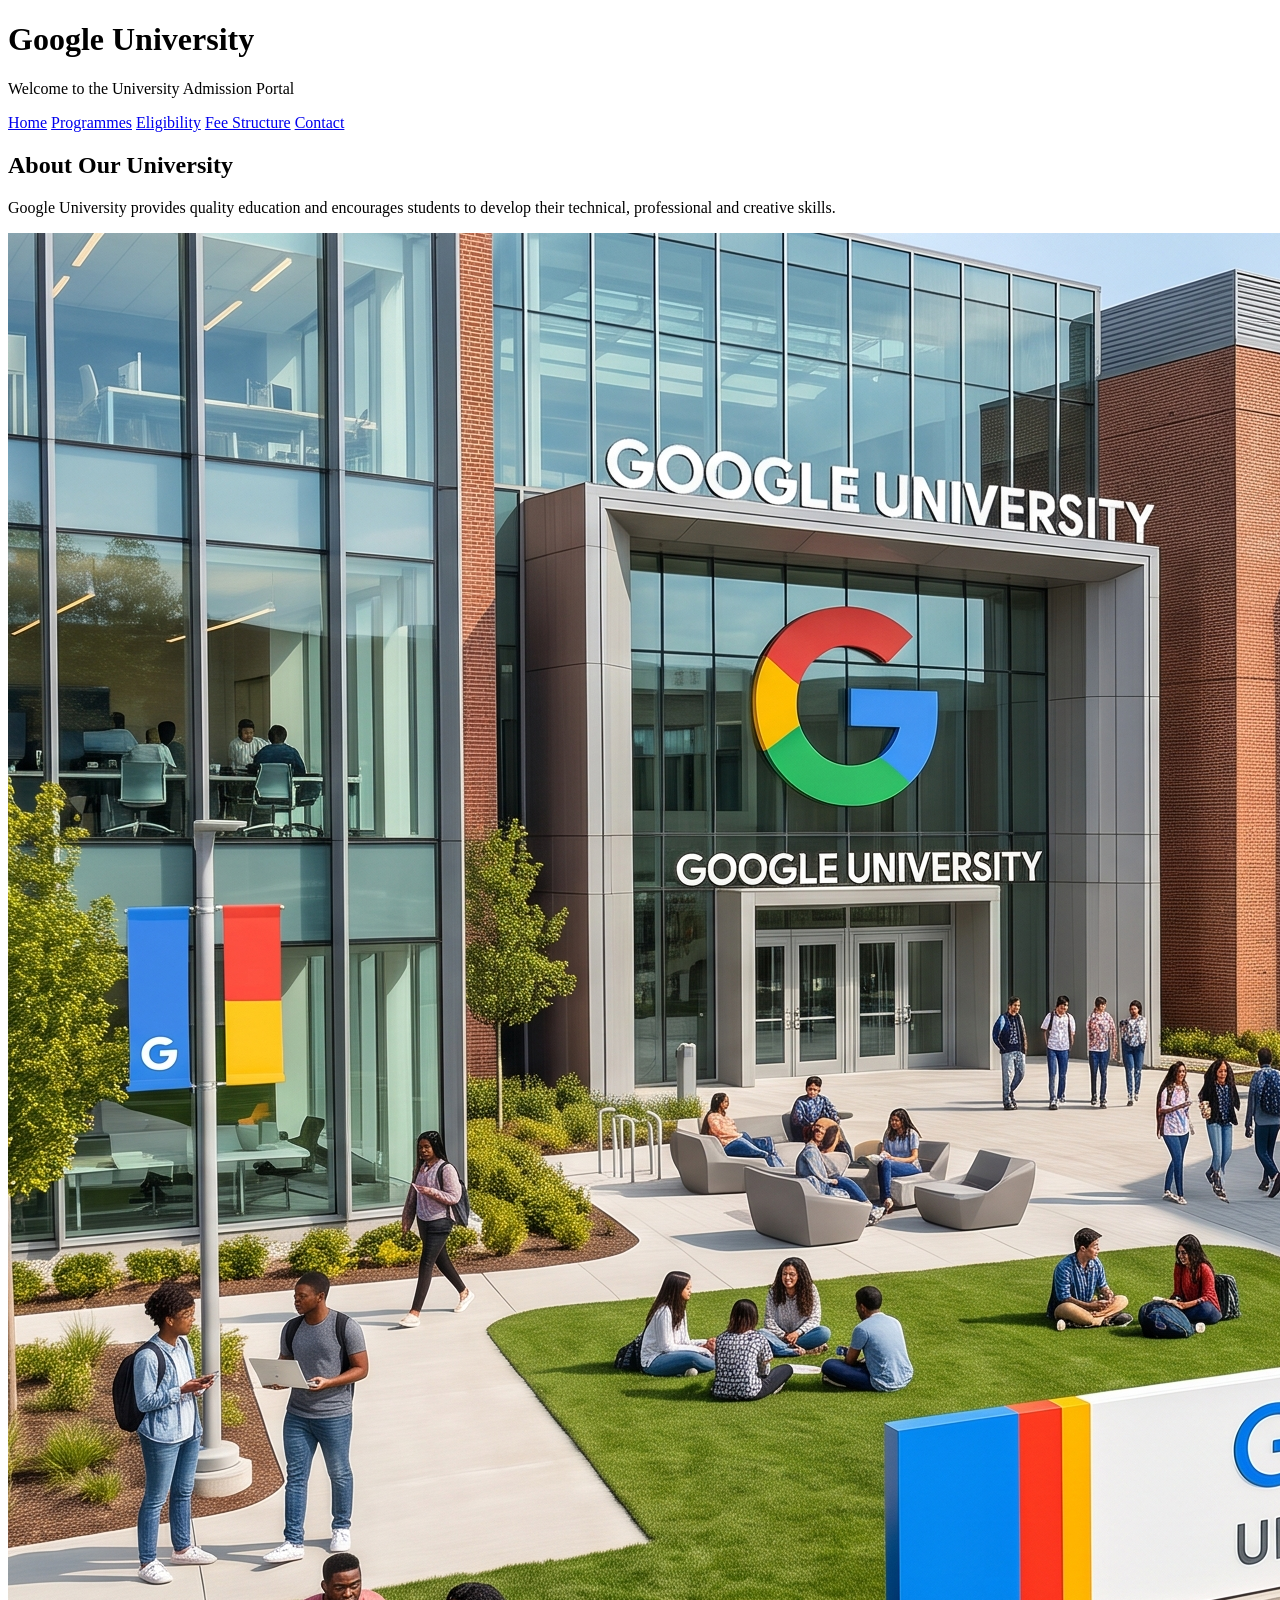
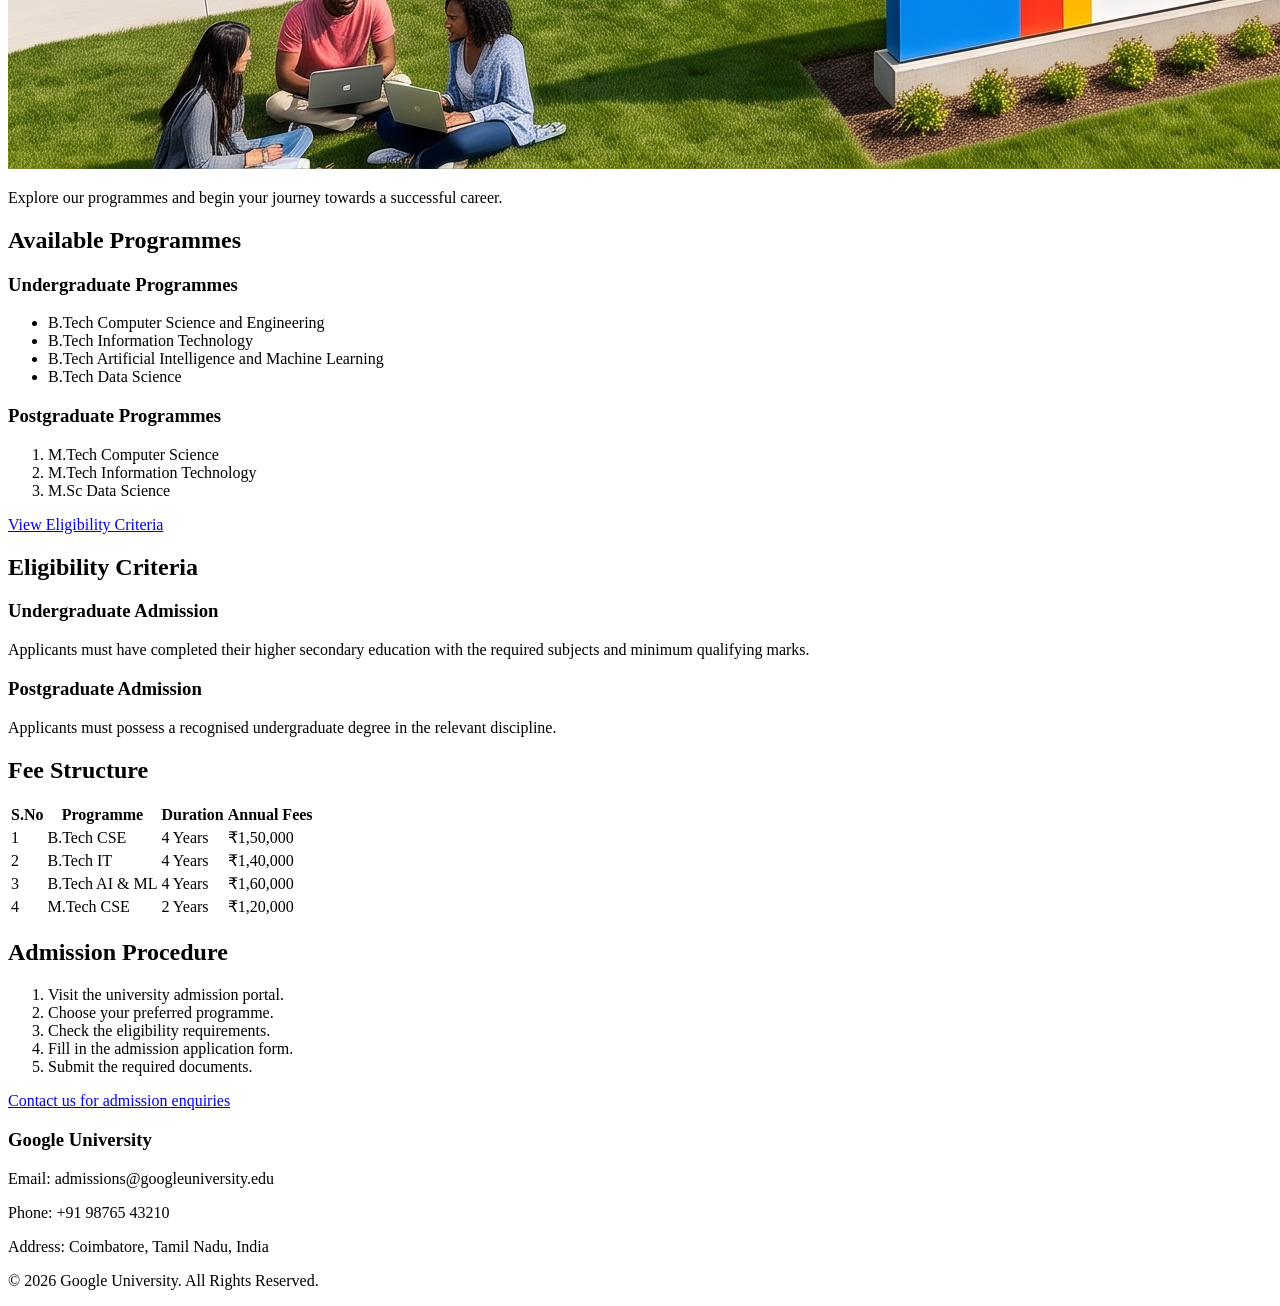
<file: Practicum-01-Static-HTML/index.html>
<!DOCTYPE html>
<html lang="en">

<head>
    <!-- Defines the character encoding -->
    <meta charset="UTF-8">

    <!-- Makes the webpage responsive -->
    <meta name="viewport" content="width=device-width, initial-scale=1.0">

    <!-- Sets the webpage title -->
    <title>Google University - Admission Portal</title>

</head>

<body>

    <!-- Header section -->
    <header>
        <h1>Google University</h1>
        <p>Welcome to the University Admission Portal</p>
    </header>

    <!-- Navigation section -->
    <nav>
        <a href="#home">Home</a>
        <a href="#programmes">Programmes</a>
        <a href="#eligibility">Eligibility</a>
        <a href="#fees">Fee Structure</a>
        <a href="#contact">Contact</a>
    </nav>

    <!-- Main content section -->
    <main>

        <!-- Home section -->
        <section id="home">
            <h2>About Our University</h2>

            <p>
                Google University provides quality education and
                encourages students to develop their technical,
                professional and creative skills.
            </p>

            <img src="Google University.png"
                 alt="Google University Campus">

            <p>
                Explore our programmes and begin your journey
                towards a successful career.
            </p>
        </section>

        <!-- Programmes section -->
        <section id="programmes">
            <h2>Available Programmes</h2>

            <h3>Undergraduate Programmes</h3>

            <ul>
                <li>B.Tech Computer Science and Engineering</li>
                <li>B.Tech Information Technology</li>
                <li>B.Tech Artificial Intelligence and Machine Learning</li>
                <li>B.Tech Data Science</li>
            </ul>

            <h3>Postgraduate Programmes</h3>

            <ol>
                <li>M.Tech Computer Science</li>
                <li>M.Tech Information Technology</li>
                <li>M.Sc Data Science</li>
            </ol>

            <a href="#eligibility">View Eligibility Criteria</a>
        </section>

        <!-- Eligibility section -->
        <section id="eligibility">
            <h2>Eligibility Criteria</h2>

            <article>
                <h3>Undergraduate Admission</h3>
                <p>
                    Applicants must have completed their higher
                    secondary education with the required subjects
                    and minimum qualifying marks.
                </p>
            </article>

            <article>
                <h3>Postgraduate Admission</h3>
                <p>
                    Applicants must possess a recognised
                    undergraduate degree in the relevant discipline.
                </p>
            </article>
        </section>

        <!-- Fee structure section -->
        <section id="fees">
            <h2>Fee Structure</h2>

            <table>
                <tr>
                    <th>S.No</th>
                    <th>Programme</th>
                    <th>Duration</th>
                    <th>Annual Fees</th>
                </tr>

                <tr>
                    <td>1</td>
                    <td>B.Tech CSE</td>
                    <td>4 Years</td>
                    <td>₹1,50,000</td>
                </tr>

                <tr>
                    <td>2</td>
                    <td>B.Tech IT</td>
                    <td>4 Years</td>
                    <td>₹1,40,000</td>
                </tr>

                <tr>
                    <td>3</td>
                    <td>B.Tech AI & ML</td>
                    <td>4 Years</td>
                    <td>₹1,60,000</td>
                </tr>

                <tr>
                    <td>4</td>
                    <td>M.Tech CSE</td>
                    <td>2 Years</td>
                    <td>₹1,20,000</td>
                </tr>
            </table>
        </section>

        <!-- Admission procedure section -->
        <section id="admission">
            <h2>Admission Procedure</h2>

            <ol>
                <li>Visit the university admission portal.</li>
                <li>Choose your preferred programme.</li>
                <li>Check the eligibility requirements.</li>
                <li>Fill in the admission application form.</li>
                <li>Submit the required documents.</li>
            </ol>

            <p>
                <a href="enquiry.html">Contact us for admission enquiries</a>
            </p>
        </section>

    </main>

    <!-- Footer section -->
    <footer id="contact">
        <h3>Google University</h3>

        <p>Email: admissions@googleuniversity.edu</p>
        <p>Phone: +91 98765 43210</p>
        <p>Address: Coimbatore, Tamil Nadu, India</p>

        <p>© 2026 Google University. All Rights Reserved.</p>
    </footer>

</body>
</html>
</file>
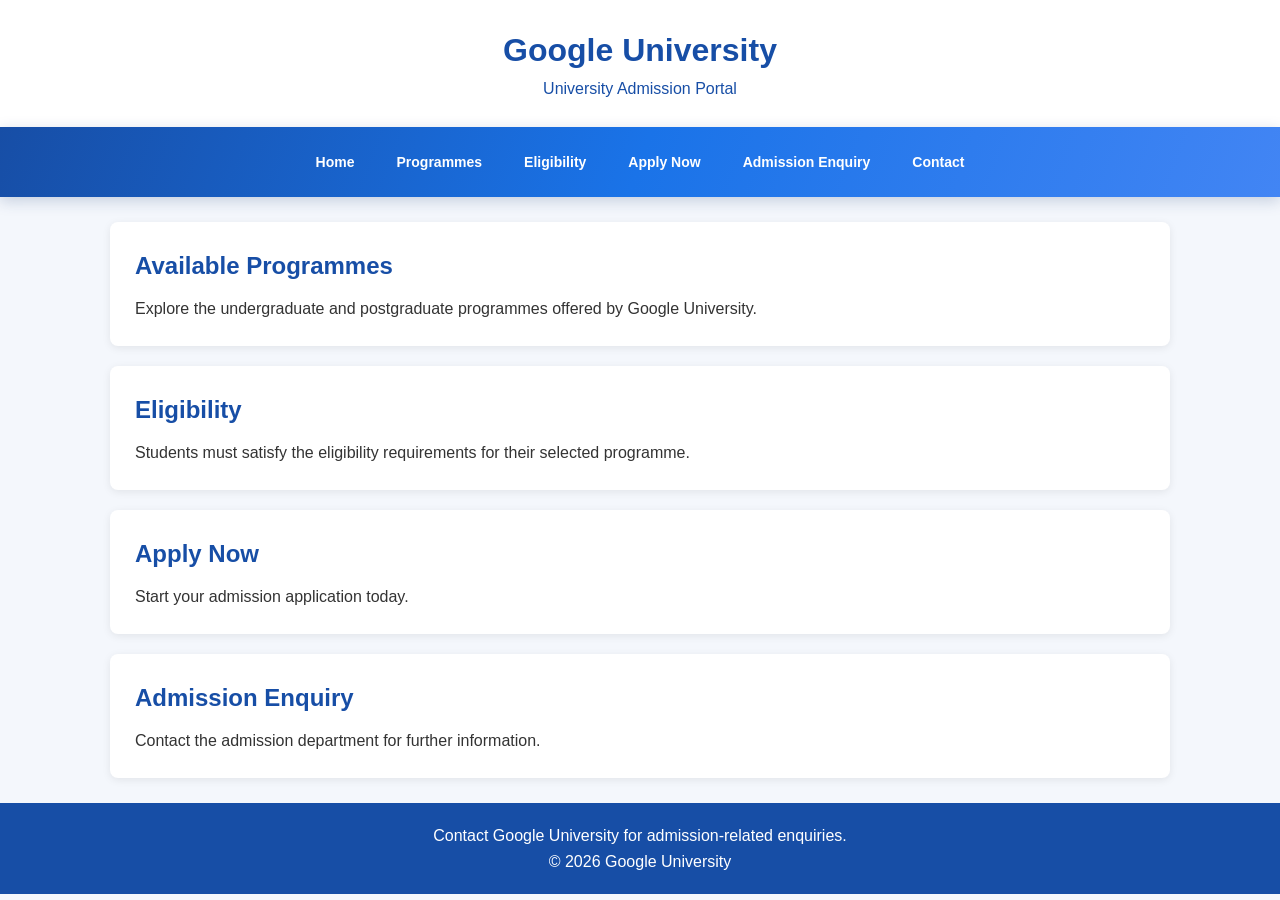
<file: Practicum-05-Flexbox-Navigation/index.html>
<!DOCTYPE html>
<html lang="en">
<head>
    <meta charset="UTF-8">
    <meta name="viewport" content="width=device-width, initial-scale=1.0">
    <title>Google University - Practicum 5</title>

    <!-- Connects the CSS stylesheet -->
    <link rel="stylesheet" href="styles.css">
</head>
<body>

    <!-- Header Section -->
    <header id="home">
        <h1>Google University</h1>
        <p>University Admission Portal</p>
    </header>

    <!-- Responsive Navigation Bar -->
    <nav>
        <a href="#home">Home</a>
        <a href="#programmes">Programmes</a>
        <a href="#eligibility">Eligibility</a>
        <a href="#application">Apply Now</a>
        <a href="#enquiry">Admission Enquiry</a>
        <a href="#contact">Contact</a>
    </nav>

    <!-- Main Content -->
    <main>

        <section id="programmes">
            <h2>Available Programmes</h2>
            <p>Explore the undergraduate and postgraduate programmes offered by Google University.</p>
        </section>

        <section id="eligibility">
            <h2>Eligibility</h2>
            <p>Students must satisfy the eligibility requirements for their selected programme.</p>
        </section>

        <section id="application">
            <h2>Apply Now</h2>
            <p>Start your admission application today.</p>
        </section>

        <section id="enquiry">
            <h2>Admission Enquiry</h2>
            <p>Contact the admission department for further information.</p>
        </section>

    </main>

    <!-- Footer Section -->
    <footer id="contact">
        <p>Contact Google University for admission-related enquiries.</p>
        <p>&copy; 2026 Google University</p>
    </footer>

</body>
</html>
</file>
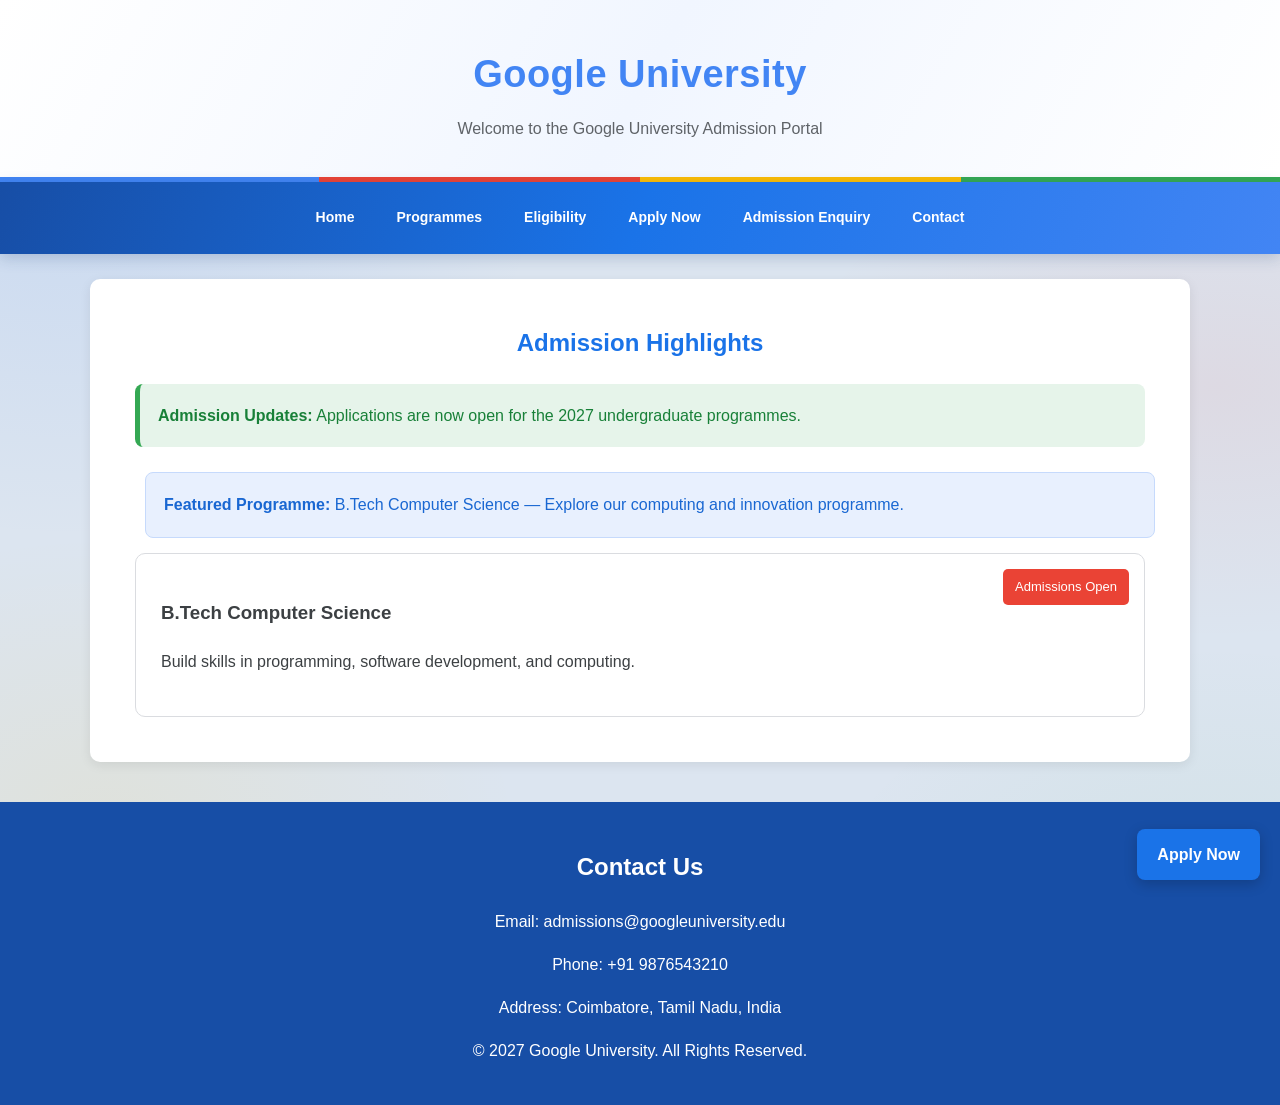
<file: Practicum-06-CSS-Positioning/index.html>
<!DOCTYPE html>
<html lang="en">

<head>
    <!-- Sets the character encoding -->
    <meta charset="UTF-8">

    <!-- Makes the webpage responsive on different screens -->
    <meta name="viewport" content="width=device-width, initial-scale=1.0">

    <title>Google University Admission Portal</title>

    <!-- Connects the external CSS file -->
    <link rel="stylesheet" href="styles.css">
</head>

<body>

    <!-- University Header -->
    <header>
        <h1 id="home">Google University</h1>
        <p>Welcome to the Google University Admission Portal</p>
    </header>

    <!-- Navigation Bar: Demonstrates sticky positioning -->
    <nav>
        <a href="#home">Home</a>
        <a href="#programmes">Programmes</a>
        <a href="#eligibility">Eligibility</a>
        <a href="application.html">Apply Now</a>
        <a href="enquiry.html">Admission Enquiry</a>
        <a href="#contact">Contact</a>
    </nav>

    <!-- Practicum 6: CSS Positioning Examples -->
    <section id="positioning">

        <h2>Admission Highlights</h2>

        <!-- Static Positioning -->
        <article>
            <div class="static-box">
                <strong>Admission Updates:</strong>
                Applications are now open for the 2027 undergraduate programmes.
            </div>
        </article>

        <!-- Relative Positioning -->
        <div class="relative-box">
            <strong>Featured Programme:</strong>
            B.Tech Computer Science — Explore our computing and innovation programme.
        </div>

        <!-- Absolute Positioning -->
        <div class="absolute-container">
            <div class="programme-card">

                <h3>B.Tech Computer Science</h3>

                <p>
                    Build skills in programming, software development, and computing.
                </p>

                <span class="admission-badge">Admissions Open</span>

            </div>
        </div>

    </section>

    <!-- Fixed Positioning: Apply Now Button -->
    <a href="application.html" class="fixed-box">Apply Now</a>

    <!-- University Footer -->
    <footer id="contact">

        <h2>Contact Us</h2>

        <p>Email: admissions@googleuniversity.edu</p>
        <p>Phone: +91 9876543210</p>
        <p>Address: Coimbatore, Tamil Nadu, India</p>

        <p>
            &copy; 2027 Google University.
            All Rights Reserved.
        </p>

    </footer>

</body>
</html>
</file>
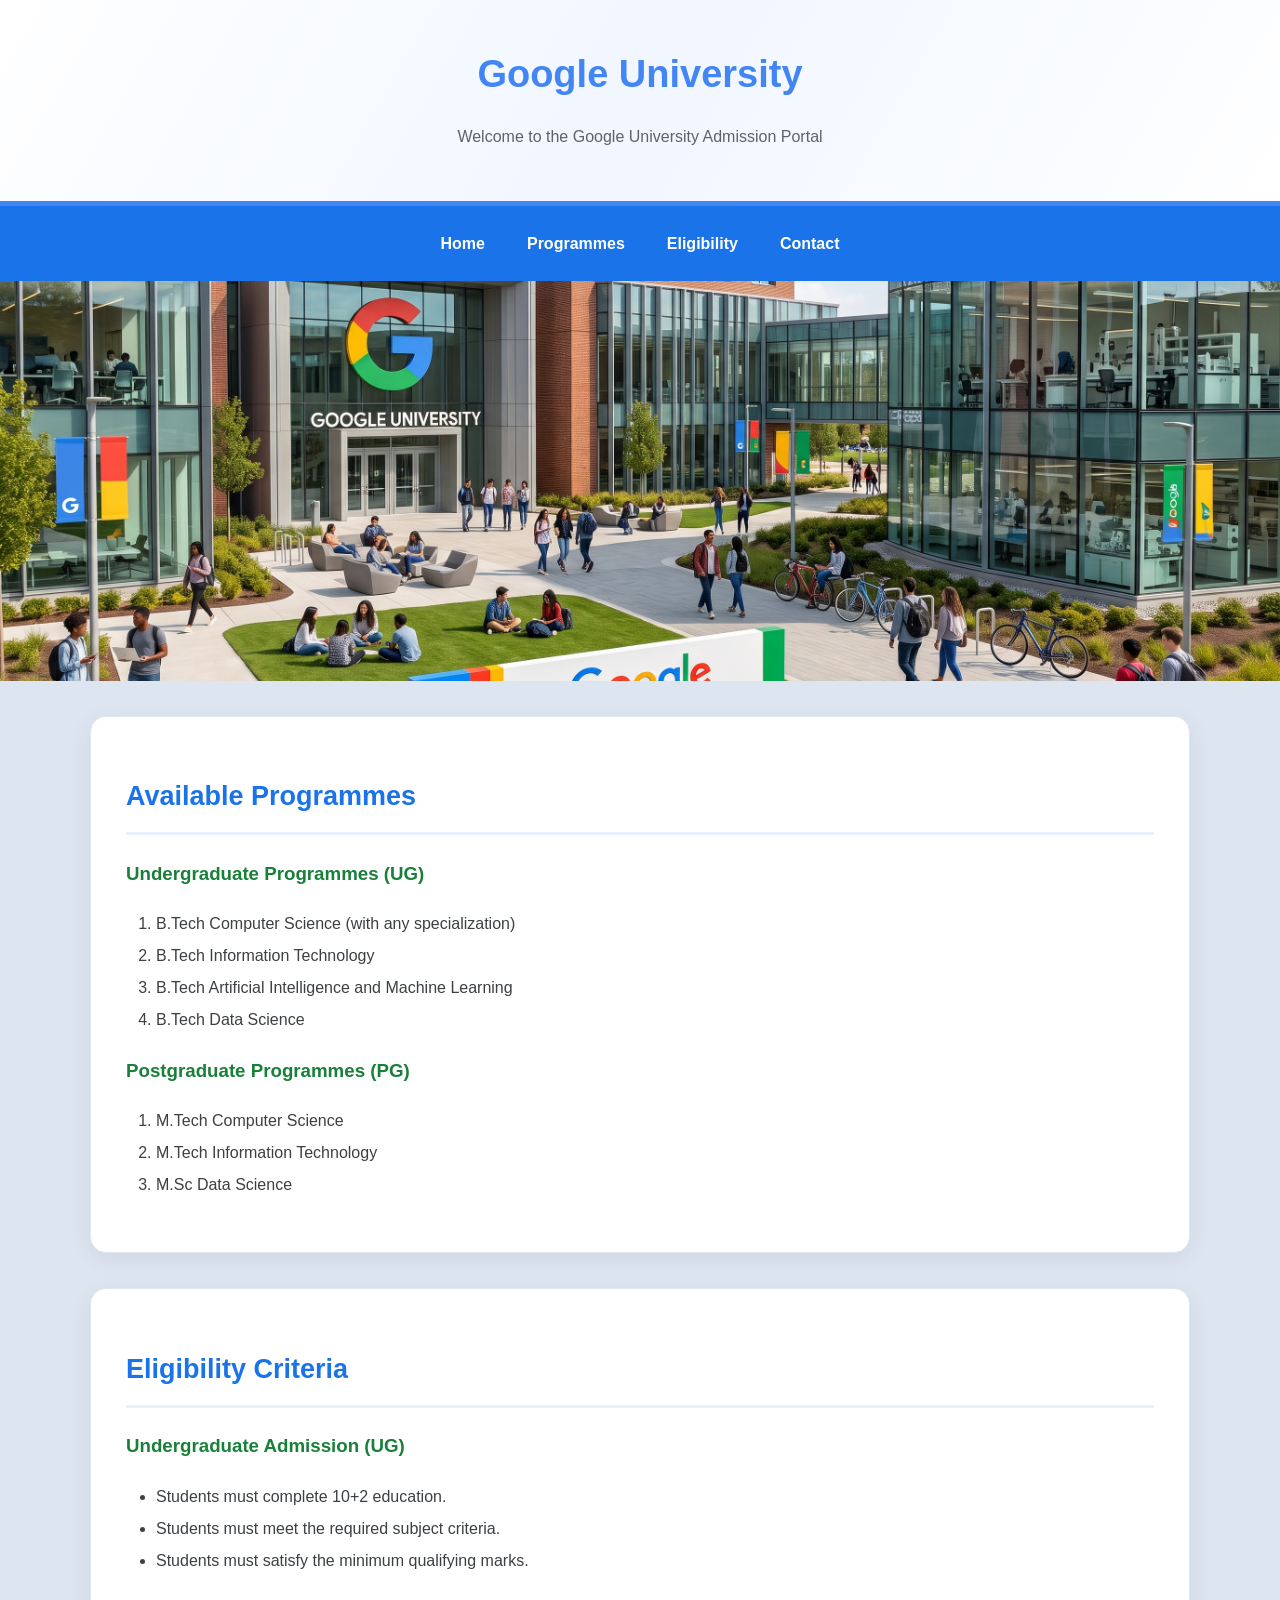
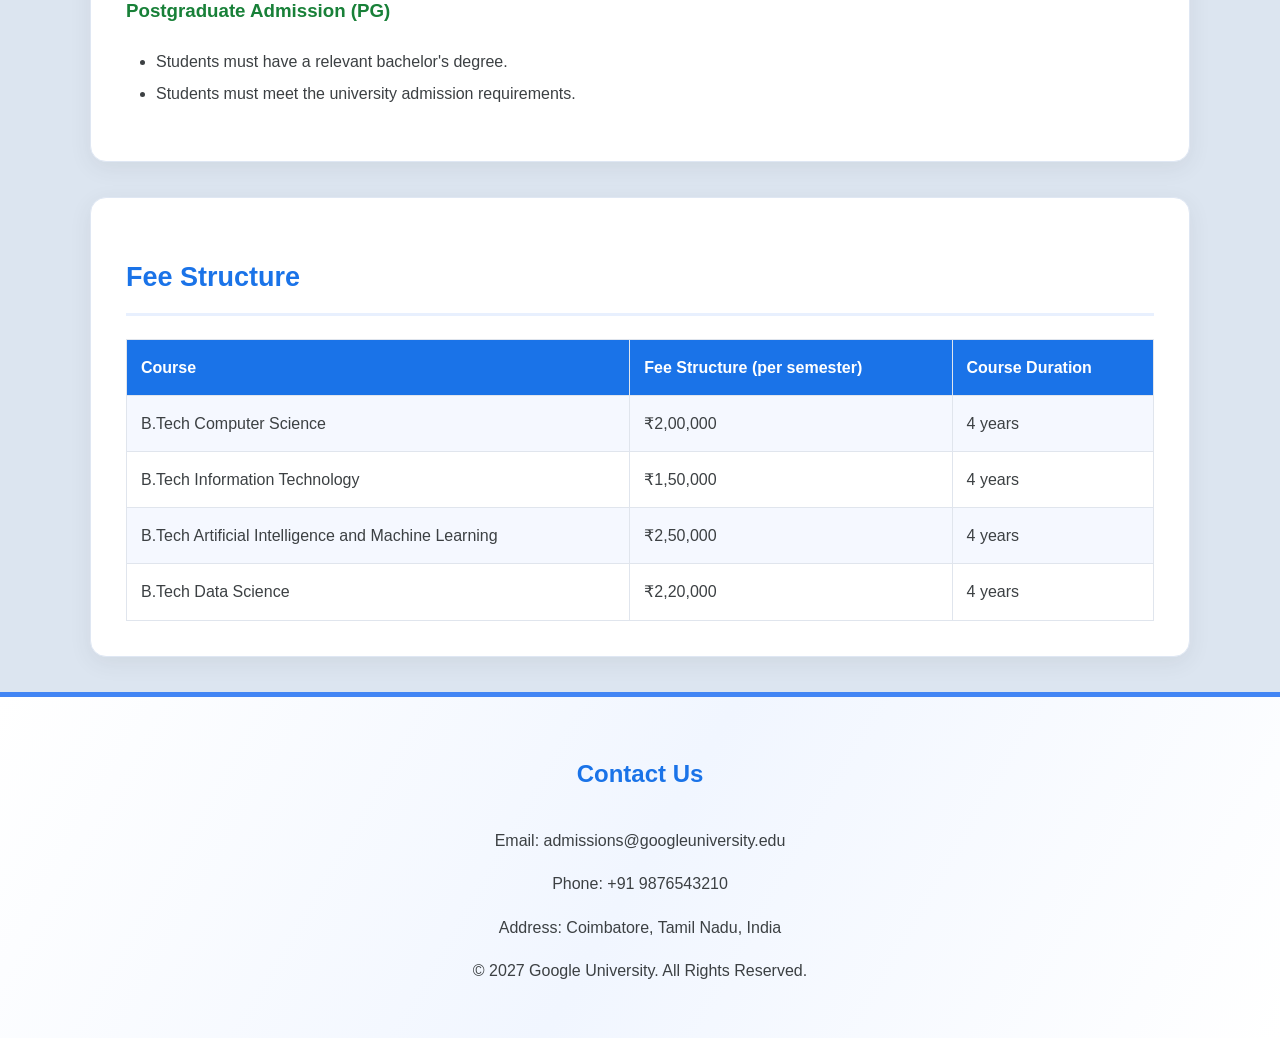
<file: Practicum-08-Responsive-Webpage/index.html>
<!DOCTYPE html>
<html lang="en">

<head>
    <meta charset="UTF-8">

    <!-- Makes the webpage responsive on different screens -->
    <meta name="viewport" content="width=device-width, initial-scale=1.0">

    <title>Google University Admission Portal</title>

    <link rel="stylesheet" href="styles.css">
</head>

<body>

    <!-- University Header -->
    <header>
        <h1>Google University</h1>
        <p>Welcome to the Google University Admission Portal</p>
    </header>

    <!-- Navigation Bar -->
    <nav>
        <a href="#home">Home</a>
        <a href="#programmes">Programmes</a>
        <a href="#eligibility">Eligibility</a>
        <a href="#contact">Contact</a>
    </nav>

    <!-- Campus Image -->
    <img id="campus-image"
         src="Google University.png"
         alt="Google University Campus">

    <!-- Available Programmes -->
    <section id="programmes">
        <h2>Available Programmes</h2>

        <h3>Undergraduate Programmes (UG)</h3>

        <ol>
            <li>B.Tech Computer Science (with any specialization)</li>
            <li>B.Tech Information Technology</li>
            <li>B.Tech Artificial Intelligence and Machine Learning</li>
            <li>B.Tech Data Science</li>
        </ol>

        <h3>Postgraduate Programmes (PG)</h3>

        <ol>
            <li>M.Tech Computer Science</li>
            <li>M.Tech Information Technology</li>
            <li>M.Sc Data Science</li>
        </ol>
    </section>

    <!-- Eligibility Criteria -->
    <section id="eligibility">
        <h2>Eligibility Criteria</h2>

        <h3>Undergraduate Admission (UG)</h3>

        <ul>
            <li>Students must complete 10+2 education.</li>
            <li>Students must meet the required subject criteria.</li>
            <li>Students must satisfy the minimum qualifying marks.</li>
        </ul>

        <h3>Postgraduate Admission (PG)</h3>

        <ul>
            <li>Students must have a relevant bachelor's degree.</li>
            <li>Students must meet the university admission requirements.</li>
        </ul>
    </section>

    <!-- Fee Structure -->
    <section>
        <h2>Fee Structure</h2>

        <table>
            <tr>
                <th>Course</th>
                <th>Fee Structure (per semester)</th>
                <th>Course Duration</th>
            </tr>

            <tr>
                <td>B.Tech Computer Science</td>
                <td>₹2,00,000</td>
                <td>4 years</td>
            </tr>

            <tr>
                <td>B.Tech Information Technology</td>
                <td>₹1,50,000</td>
                <td>4 years</td>
            </tr>

            <tr>
                <td>B.Tech Artificial Intelligence and Machine Learning</td>
                <td>₹2,50,000</td>
                <td>4 years</td>
            </tr>

            <tr>
                <td>B.Tech Data Science</td>
                <td>₹2,20,000</td>
                <td>4 years</td>
            </tr>
        </table>
    </section>

    <!-- University Footer -->
    <footer id="contact">
        <h2>Contact Us</h2>
        <p>Email: admissions@googleuniversity.edu</p>
        <p>Phone: +91 9876543210</p>
        <p>Address: Coimbatore, Tamil Nadu, India</p>

        <p>&copy; 2027 Google University. All Rights Reserved.</p>
    </footer>

</body>
</html>
</file>
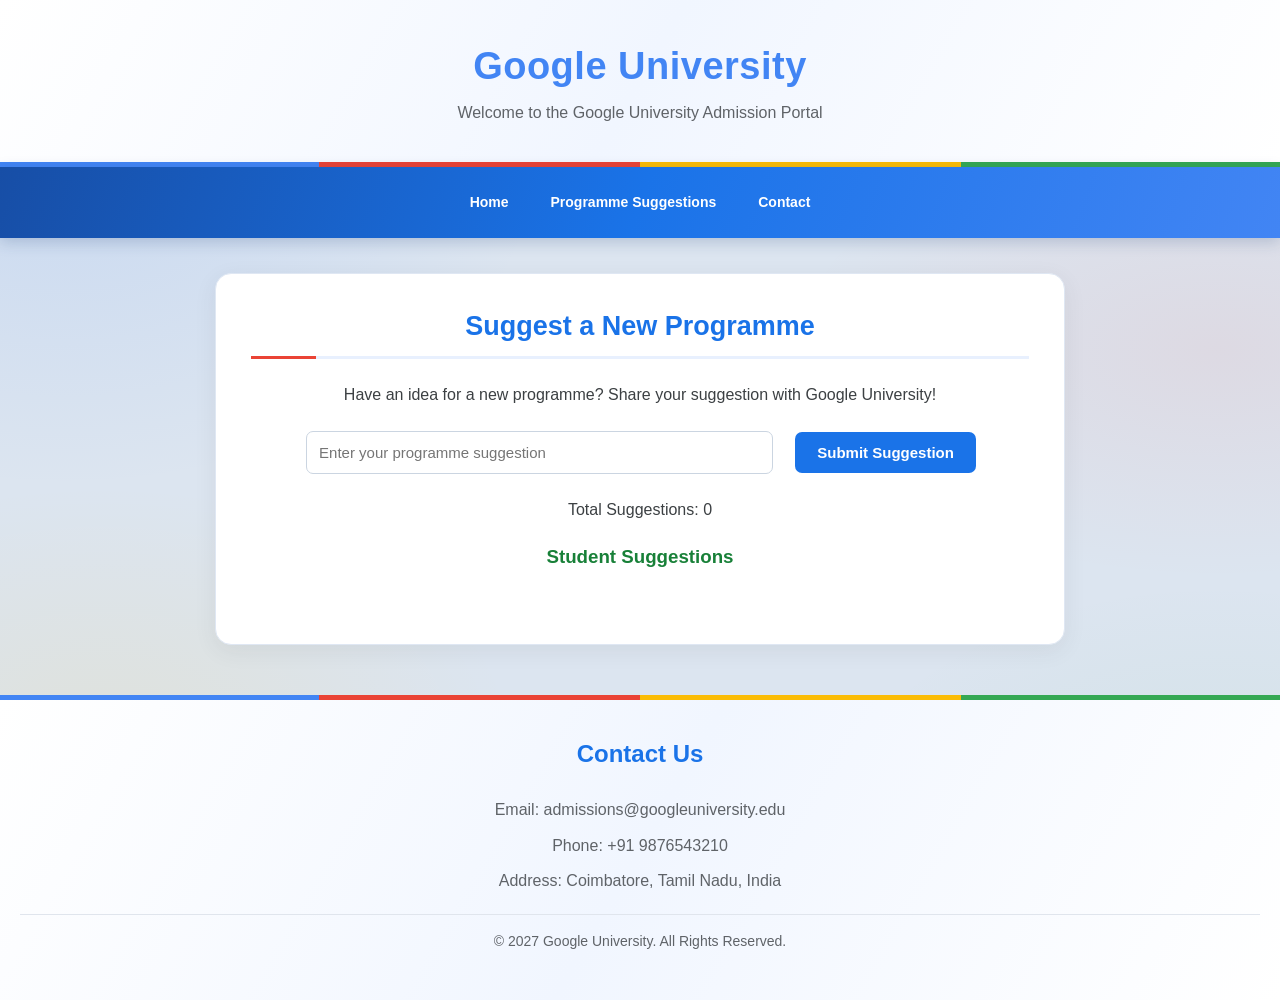
<file: Practicum-10-DOM-Manipulation/index.html>
<!DOCTYPE html>
<html lang="en">

<head>
    <!-- Sets the character encoding -->
    <meta charset="UTF-8">

    <!-- Makes the webpage responsive on different screens -->
    <meta name="viewport" content="width=device-width, initial-scale=1.0">

    <title>Google University Admission Portal</title>

    <!-- Connects the external CSS file -->
    <link rel="stylesheet" href="styles.css">
</head>

<body>

    <!-- 1. University Header -->
    <header>
        <h1 id="home">Google University</h1>
        <p>Welcome to the Google University Admission Portal</p>
    </header>

    <!-- 2. Navigation Bar -->
    <nav>
        <a href="#home">Home</a>
        <a href="#programme-management">Programme Suggestions</a>
        <a href="#contact">Contact</a>
    </nav>

    <!-- Practicum 10: DOM Manipulation -->
    <section id="programme-management">

        <h2>Suggest a New Programme</h2>

        <p>
            Have an idea for a new programme?
            Share your suggestion with Google University!
        </p>

        <!-- Input for entering a programme suggestion -->
        <input
            type="text"
            id="programmeInput"
            placeholder="Enter your programme suggestion"
        >

        <!-- Button to submit the suggestion -->
        <button id="addButton" type="button">
            Submit Suggestion
        </button>

        <!-- Displays the total number of suggestions -->
        <p>
            Total Suggestions: <span id="count">0</span>
        </p>

        <h3>Student Suggestions</h3>

        <!-- Suggestions will be displayed here -->
        <ul id="programmeList"></ul>

    </section>

    <!-- University Footer -->
    <footer id="contact">

        <h2>Contact Us</h2>

        <p>Email: admissions@googleuniversity.edu</p>
        <p>Phone: +91 9876543210</p>
        <p>Address: Coimbatore, Tamil Nadu, India</p>

        <p>
            &copy; 2027 Google University.
            All Rights Reserved.
        </p>

    </footer>

    <!-- Connects the JavaScript file -->
    <script src="script.js"></script>

</body>
</html>
</file>
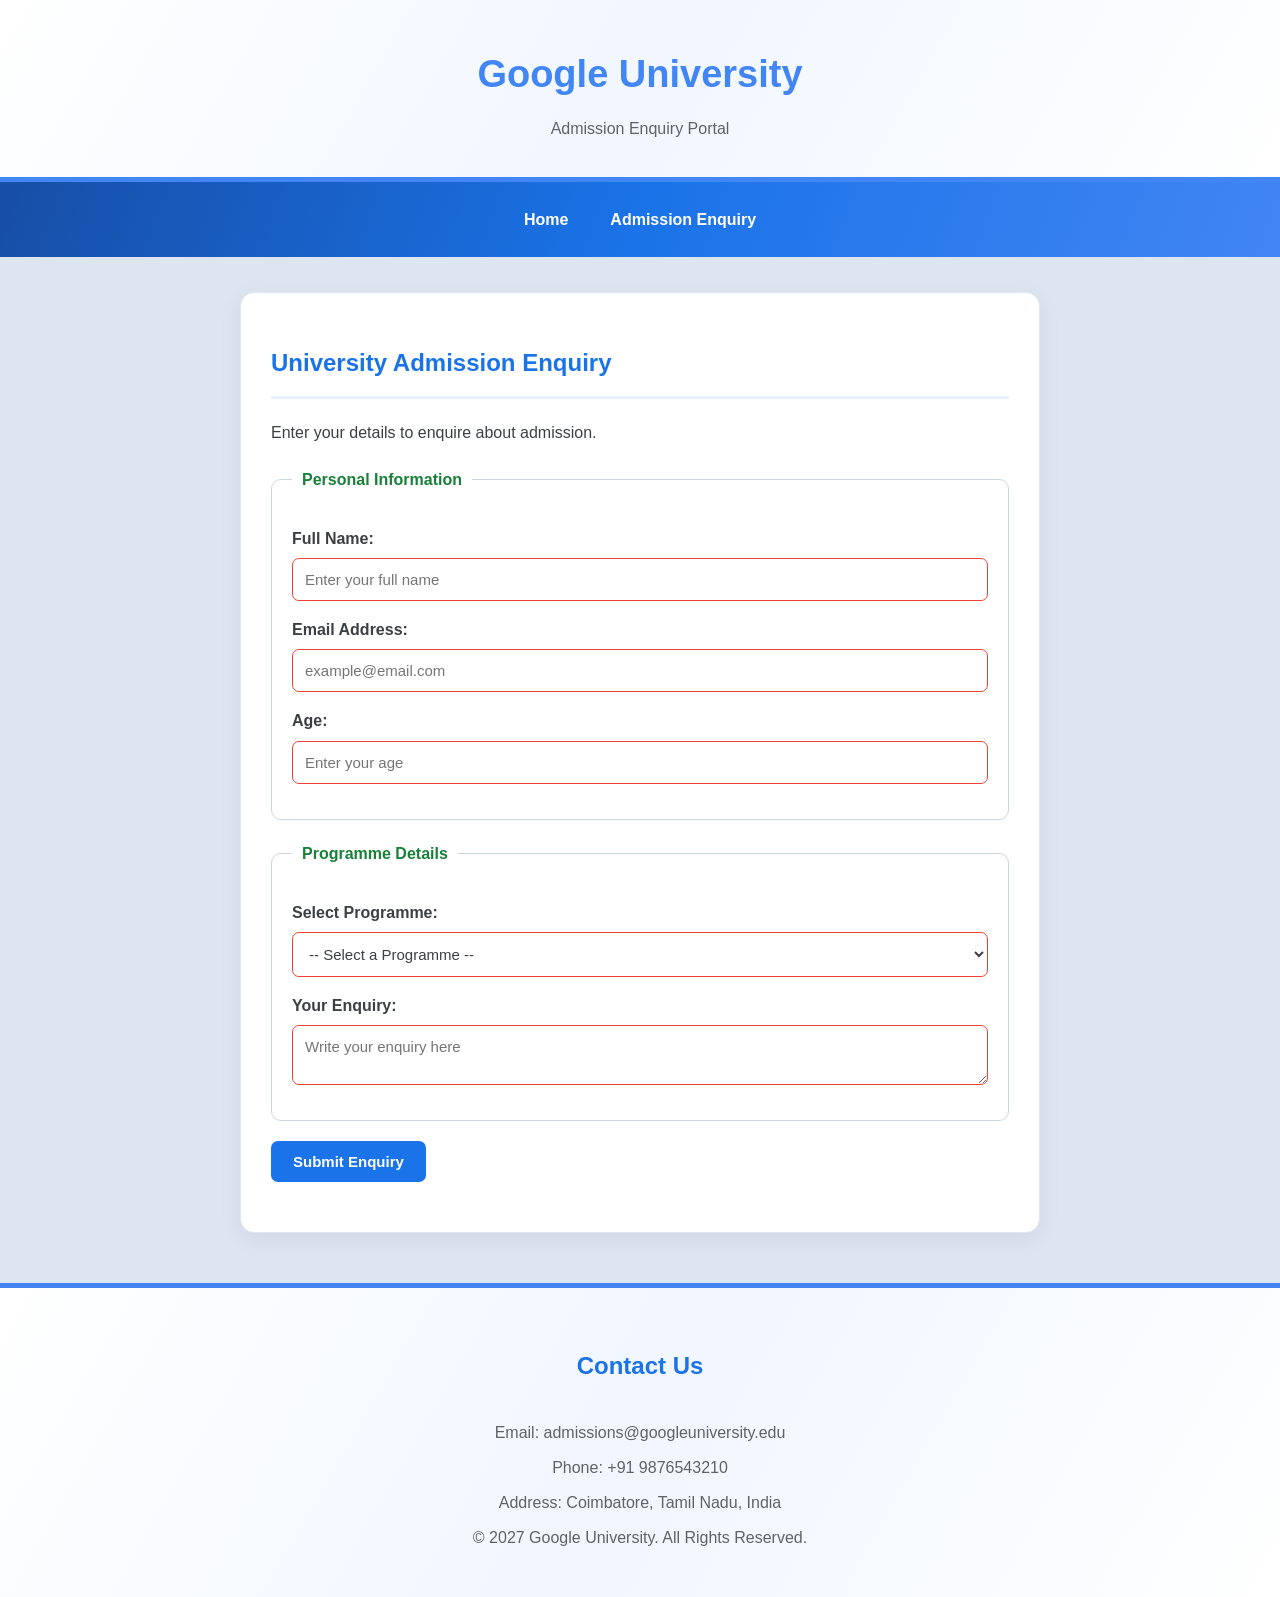
<file: Practicum-11-Form-Validation/index.html>
<!DOCTYPE html>
<html lang="en">

<head>
    <meta charset="UTF-8">
    <meta name="viewport" content="width=device-width, initial-scale=1.0">

    <title>Google University - Admission Enquiry</title>

    <link rel="stylesheet" href="styles.css">
</head>

<body>

    <!-- University Header -->
    <header>
        <h1>Google University</h1>
        <p>Admission Enquiry Portal</p>
    </header>

    <!-- Navigation Bar -->
    <nav>
        <a href="#home">Home</a>
        <a href="#enquiryForm">Admission Enquiry</a>
    </nav>

    <!-- Admission Enquiry Form -->
    <section id="enquiry-section">

        <h2>University Admission Enquiry</h2>

        <p>Enter your details to enquire about admission.</p>

        <form id="enquiryForm" novalidate>

            <!-- Personal Information -->
            <fieldset>
                <legend>Personal Information</legend>

                <label for="studentName">Full Name:</label>
                <input
                    type="text"
                    id="studentName"
                    placeholder="Enter your full name"
                    minlength="3"
                    maxlength="40"
                    pattern="[A-Za-z ]+"
                    required
                >

                <label for="studentEmail">Email Address:</label>
                <input
                    type="email"
                    id="studentEmail"
                    placeholder="example@email.com"
                    required
                >

                <label for="studentAge">Age:</label>
                <input
                    type="number"
                    id="studentAge"
                    min="16"
                    max="35"
                    placeholder="Enter your age"
                    required
                >

            </fieldset>

            <!-- Programme Details -->
            <fieldset>
                <legend>Programme Details</legend>

                <label for="programme">Select Programme:</label>
                <select id="programme" required>
                    <option value="">-- Select a Programme --</option>
                    <option value="Computer Science">B.Tech Computer Science</option>
                    <option value="Information Technology">B.Tech Information Technology</option>
                    <option value="Artificial Intelligence">B.Tech Artificial Intelligence</option>
                    <option value="Electronics">B.Tech Electronics and Communication</option>
                </select>

                <label for="message">Your Enquiry:</label>
                <textarea
                    id="message"
                    placeholder="Write your enquiry here"
                    minlength="10"
                    maxlength="300"
                    required
                ></textarea>

            </fieldset>

            <!-- Submit Button -->
            <button type="submit">Submit Enquiry</button>

            <!-- Displays validation and success messages -->
            <p id="formMessage" role="status"></p>

        </form>

    </section>

    <!-- Footer -->
    <footer>
        <h2>Contact Us</h2>
        <p>Email: admissions@googleuniversity.edu</p>
        <p>Phone: +91 9876543210</p>
        <p>Address: Coimbatore, Tamil Nadu, India</p>
        <p>&copy; 2027 Google University. All Rights Reserved.</p>
    </footer>

    <!-- Connect JavaScript -->
    <script src="script.js"></script>

</body>
</html>
</file>
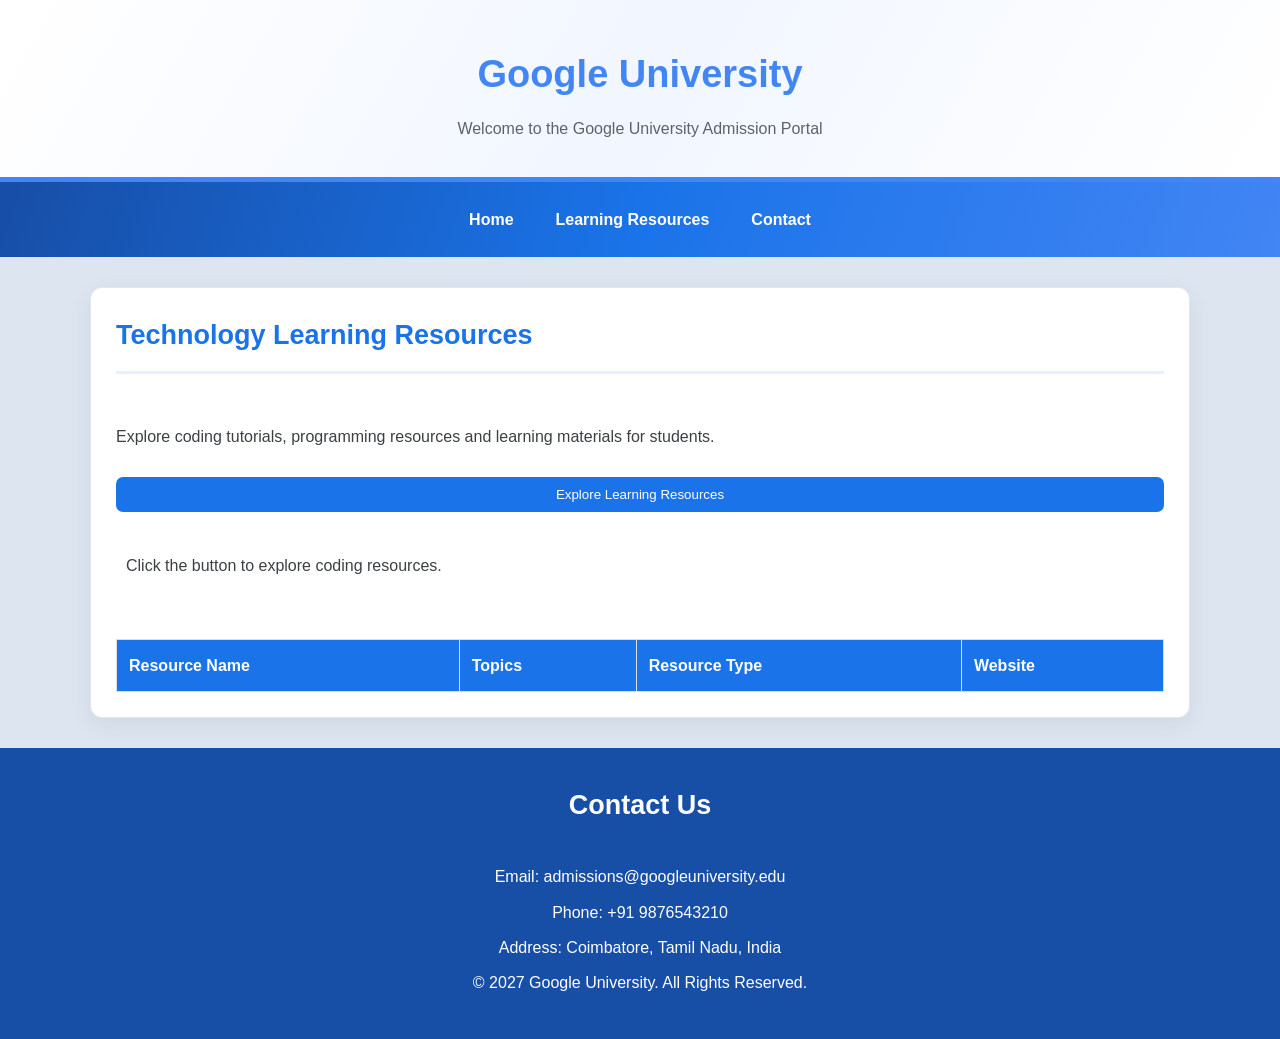
<file: Practicum-12-API-Data-Management/index.html>
<!DOCTYPE html>
<html lang="en">

<head>
    <!-- Sets the character encoding -->
    <meta charset="UTF-8">

    <!-- Makes the webpage responsive -->
    <meta name="viewport" content="width=device-width, initial-scale=1.0">

    <title>Google University Admission Portal</title>

    <!-- Connects the CSS file -->
    <link rel="stylesheet" href="styles.css">
</head>

<body>

    <!-- University Header -->
    <header>
        <h1 id="home">Google University</h1>
        <p>Welcome to the Google University Admission Portal</p>
    </header>

    <!-- Navigation Bar -->
    <nav>
        <a href="#home">Home</a>
        <a href="#api-management">Learning Resources</a>
        <a href="#contact">Contact</a>
    </nav>

    <!-- Practicum 12: API Data Management -->
    <section id="api-management">

        <h2>Technology Learning Resources</h2>

        <p>
            Explore coding tutorials, programming resources
            and learning materials for students.
        </p>

        <!-- Button to retrieve coding resources -->
        <button id="fetchButton" type="button">
            Explore Learning Resources
        </button>

        <!-- Displays loading, success or error messages -->
        <p id="apiStatus">
            Click the button to explore coding resources.
        </p>

        <!-- Table to display API information -->
        <div class="table-container">

            <table id="apiTable">

                <thead>
                    <tr>
                        <th>Resource Name</th>
                        <th>Topics</th>
                        <th>Resource Type</th>
                        <th>Website</th>
                    </tr>
                </thead>

                <tbody id="apiTableBody">
                    <!-- API data will appear here -->
                </tbody>

            </table>

        </div>

    </section>

    <!-- University Footer -->
    <footer id="contact">

        <h2>Contact Us</h2>

        <p>Email: admissions@googleuniversity.edu</p>
        <p>Phone: +91 9876543210</p>
        <p>Address: Coimbatore, Tamil Nadu, India</p>

        <p>
            &copy; 2027 Google University.
            All Rights Reserved.
        </p>

    </footer>

    <!-- Connects the JavaScript file -->
    <script src="script.js"></script>

</body>
</html>
</file>
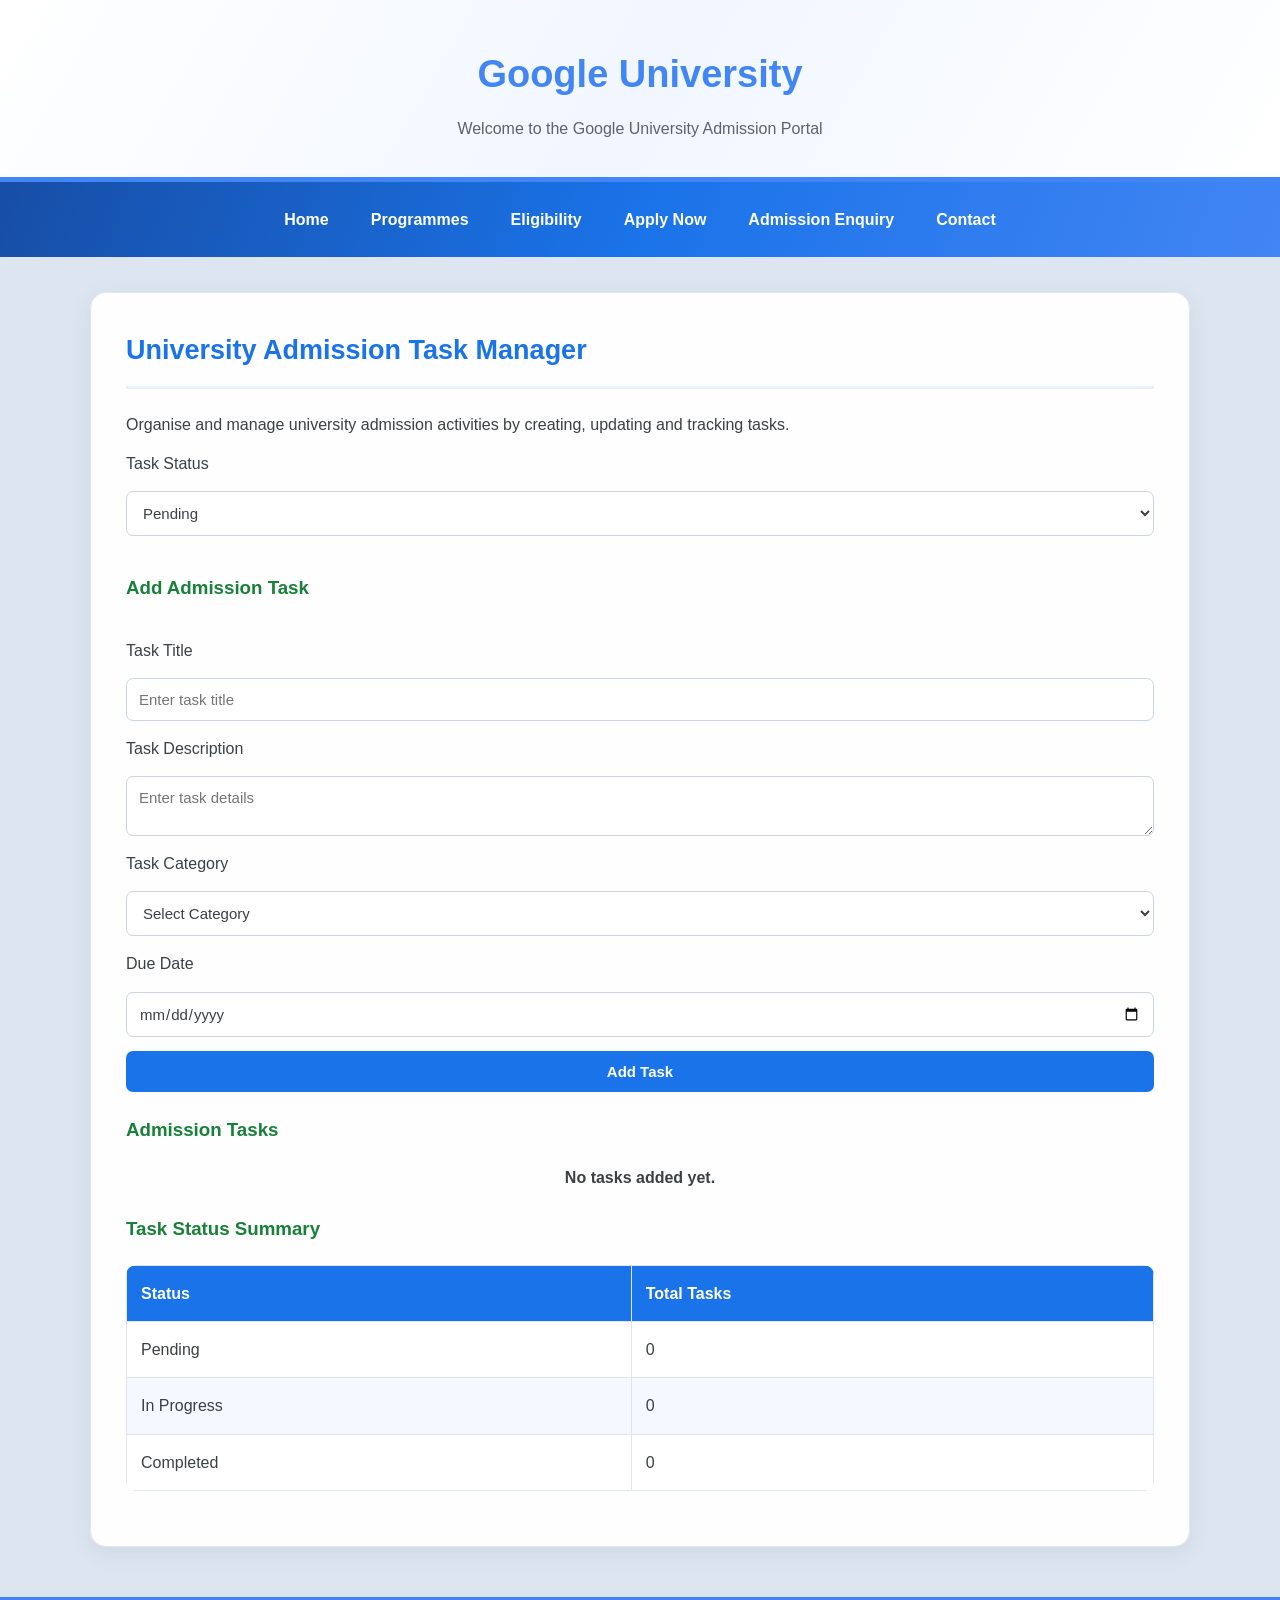
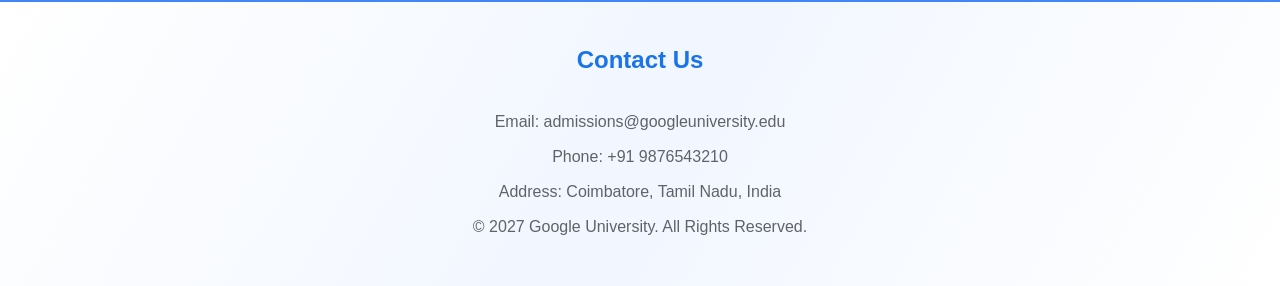
<file: Practicum-13-University-Admission-Task-Manager/index.html>
<!DOCTYPE html>
<html lang="en">

<head>
    <meta charset="UTF-8">
    <meta name="viewport" content="width=device-width, initial-scale=1.0">

    <title>Google University Admission Portal</title>

    <link rel="stylesheet" href="styles.css">
</head>

<body>

    <!-- University Header -->
    <header>
        <h1 id="home">Google University</h1>
        <p>Welcome to the Google University Admission Portal</p>
    </header>

    <!-- Navigation Bar -->
    <nav>
        <a href="#home">Home</a>
        <a href="#programmes">Programmes</a>
        <a href="#eligibility">Eligibility</a>
        <a href="application.html">Apply Now</a>
        <a href="enquiry.html">Admission Enquiry</a>
        <a href="#contact">Contact</a>
    </nav>

    <!-- Practicum 13: University Admission Task Manager -->
    <section id="task-manager">

        <h2>University Admission Task Manager</h2>

        <p>
            Organise and manage university admission activities
            by creating, updating and tracking tasks.
        </p>

        <!-- Form to add or edit tasks -->
        <form id="taskForm">

            <!-- Task status -->
            <label for="taskStatus">Task Status</label>
            <select id="taskStatus" required>
                <option value="Pending">Pending</option>
                <option value="In Progress">In Progress</option>
                <option value="Completed">Completed</option>
            </select>

            <h3>Add Admission Task</h3>

            <!-- Task title -->
            <label for="taskTitle">Task Title</label>
            <input type="text" id="taskTitle"
                   placeholder="Enter task title" required>

            <!-- Task description -->
            <label for="taskDescription">Task Description</label>
            <textarea id="taskDescription"
                      placeholder="Enter task details"
                      required></textarea>

            <!-- Task category -->
            <label for="taskCategory">Task Category</label>
            <select id="taskCategory" required>
                <option value="">Select Category</option>
                <option value="Application Review">Application Review</option>
                <option value="Document Verification">Document Verification</option>
                <option value="Interview Scheduling">Interview Scheduling</option>
                <option value="Fee Verification">Fee Verification</option>
                <option value="Student Enquiry">Student Enquiry</option>
            </select>

            <!-- Task due date -->
            <label for="taskDueDate">Due Date</label>
            <input type="date" id="taskDueDate" required>

            <!-- Submit button -->
            <button type="submit" id="taskSubmitButton">
                Add Task
            </button>

        </form>

        <!-- Task list -->
        <div id="task-display">

            <h3>Admission Tasks</h3>

            <p id="taskMessage">No tasks added yet.</p>

            <ul id="taskList"></ul>

        </div>

        <!-- Task status summary -->
        <div id="task-summary">

            <h3>Task Status Summary</h3>

            <table>
                <thead>
                    <tr>
                        <th>Status</th>
                        <th>Total Tasks</th>
                    </tr>
                </thead>

                <tbody>
                    <tr>
                        <td>Pending</td>
                        <td id="pendingCount">0</td>
                    </tr>

                    <tr>
                        <td>In Progress</td>
                        <td id="progressCount">0</td>
                    </tr>

                    <tr>
                        <td>Completed</td>
                        <td id="completedCount">0</td>
                    </tr>
                </tbody>
            </table>

        </div>

    </section>

    <!-- University Footer -->
    <footer id="contact">

        <h2>Contact Us</h2>

        <p>Email: admissions@googleuniversity.edu</p>
        <p>Phone: +91 9876543210</p>
        <p>Address: Coimbatore, Tamil Nadu, India</p>

        <p>
            &copy; 2027 Google University.
            All Rights Reserved.
        </p>

    </footer>

    <!-- Connects the JavaScript file -->
    <script src="script.js"></script>

</body>
</html>
</file>
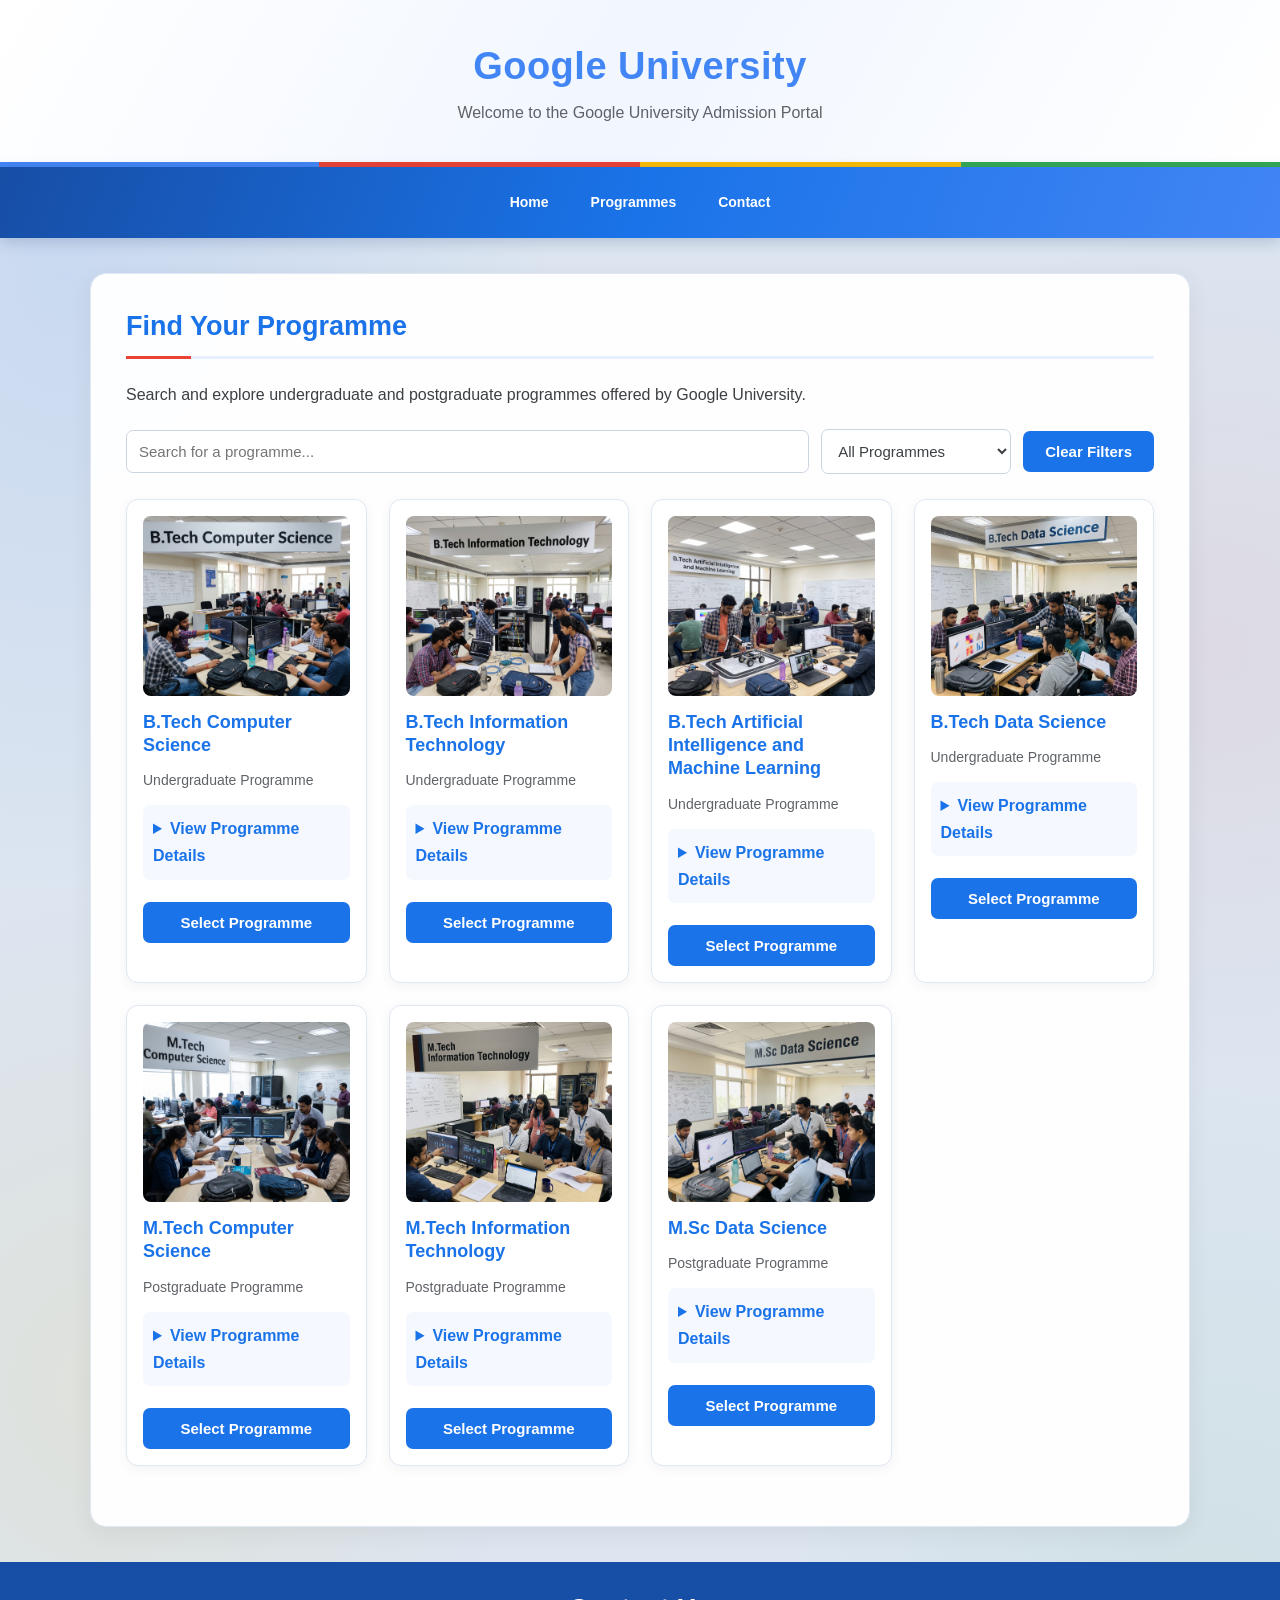
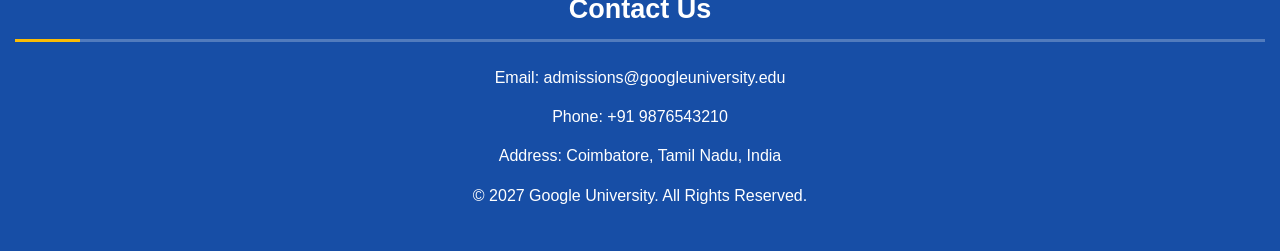
<file: Practicum-14-Interactive-Programme-Finder/index.html>
<!DOCTYPE html>
<html lang="en">

<head>
    <!-- Sets the character encoding -->
    <meta charset="UTF-8">

    <!-- Makes the webpage responsive on different screens -->
    <meta name="viewport" content="width=device-width, initial-scale=1.0">

    <title>Google University Admission Portal</title>

    <!-- Connects the external CSS file -->
    <link rel="stylesheet" href="styles.css">
</head>

<body>

    <!-- University Header -->
    <header>
        <h1 id="home">Google University</h1>
        <p>Welcome to the Google University Admission Portal</p>
    </header>

    <!-- Navigation Bar -->
    <nav>
        <a href="#home">Home</a>
        <a href="#programme-finder">Programmes</a>
        <a href="#contact">Contact</a>
    </nav>

    <!-- Practicum 14: Interactive Programme Finder -->
    <section id="programme-finder">

        <h2>Find Your Programme</h2>

        <p>
            Search and explore undergraduate and postgraduate
            programmes offered by Google University.
        </p>

        <!-- Search and filter controls -->
        <div id="programme-controls">

            <!-- Search programmes by name -->
            <input
                type="text"
                id="programmeSearch"
                placeholder="Search for a programme..."
            >

            <!-- Filter programmes by level -->
            <select id="programmeFilter">

                <option value="All">All Programmes</option>
                <option value="UG">Undergraduate (UG)</option>
                <option value="PG">Postgraduate (PG)</option>

            </select>

            <!-- Clear search and filters -->
            <button type="button" id="clearProgrammeSearch">
                Clear Filters
            </button>

        </div>

        <!-- Programme results -->
        <div id="programme-results">

            <ul id="interactiveProgrammeList">

                <!-- Undergraduate Programme 1 -->
                <li class="programme-item" data-level="UG">

                    <img
                        src="B.Tech Computer Science.png"
                        alt="Computer science and technology"
                    >

                    <h3>B.Tech Computer Science</h3>

                    <p>Undergraduate Programme</p>

                    <details>
                        <summary>View Programme Details</summary>
                        <p>
                            Learn programming, software development,
                            algorithms and computer technologies.
                        </p>
                    </details>

                    <button type="button" class="selectProgramme">
                        Select Programme
                    </button>

                </li>

                <!-- Undergraduate Programme 2 -->
                <li class="programme-item" data-level="UG">

                    <img
                        src="B.Tech Information Technology.png"
                        alt="Information technology and teamwork"
                    >

                    <h3>B.Tech Information Technology</h3>

                    <p>Undergraduate Programme</p>

                    <details>
                        <summary>View Programme Details</summary>
                        <p>
                            Explore networking, databases,
                            web technologies and information systems.
                        </p>
                    </details>

                    <button type="button" class="selectProgramme">
                        Select Programme
                    </button>

                </li>

                <!-- Undergraduate Programme 3 -->
                <li class="programme-item" data-level="UG">

                    <img
                        src="B.Tech Artificial Intelligence and Machine Learning.png"
                        alt="Artificial intelligence technology"
                    >

                    <h3>B.Tech Artificial Intelligence and Machine Learning</h3>

                    <p>Undergraduate Programme</p>

                    <details>
                        <summary>View Programme Details</summary>
                        <p>
                            Study artificial intelligence,
                            machine learning and intelligent systems.
                        </p>
                    </details>

                    <button type="button" class="selectProgramme">
                        Select Programme
                    </button>

                </li>

                <!-- Undergraduate Programme 4 -->
                <li class="programme-item" data-level="UG">

                    <img
                        src="B.Tech Data Science.png"
                        alt="Data science and analytics"
                    >

                    <h3>B.Tech Data Science</h3>

                    <p>Undergraduate Programme</p>

                    <details>
                        <summary>View Programme Details</summary>
                        <p>
                            Learn data analysis, statistics,
                            visualisation and data-driven decision making.
                        </p>
                    </details>

                    <button type="button" class="selectProgramme">
                        Select Programme
                    </button>

                </li>

                <!-- Postgraduate Programme 1 -->
                <li class="programme-item" data-level="PG">

                    <img
                        src="M.Tech Computer Science.png"
                        alt="Advanced computer science studies"
                    >

                    <h3>M.Tech Computer Science</h3>

                    <p>Postgraduate Programme</p>

                    <details>
                        <summary>View Programme Details</summary>
                        <p>
                            Develop advanced knowledge in computing,
                            research and software technologies.
                        </p>
                    </details>

                    <button type="button" class="selectProgramme">
                        Select Programme
                    </button>

                </li>

                <!-- Postgraduate Programme 2 -->
                <li class="programme-item" data-level="PG">

                    <img
                        src="M.Tech Information Technology.png"
                        alt="Advanced information technology studies"
                    >

                    <h3>M.Tech Information Technology</h3>

                    <p>Postgraduate Programme</p>

                    <details>
                        <summary>View Programme Details</summary>
                        <p>
                            Explore advanced information systems,
                            networks and technology management.
                        </p>
                    </details>

                    <button type="button" class="selectProgramme">
                        Select Programme
                    </button>

                </li>

                <!-- Postgraduate Programme 3 -->
                <li class="programme-item" data-level="PG">

                    <img
                        src="M.Sc Data Science.png"
                        alt="Advanced data science studies"
                    >

                    <h3>M.Sc Data Science</h3>

                    <p>Postgraduate Programme</p>

                    <details>
                        <summary>View Programme Details</summary>
                        <p>
                            Gain advanced skills in data science,
                            statistical modelling and analytics.
                        </p>
                    </details>

                    <button type="button" class="selectProgramme">
                        Select Programme
                    </button>

                </li>

            </ul>

            <!-- Message when no programmes match -->
            <p id="noProgrammeMessage" hidden>
                No matching programmes found.
            </p>

        </div>

    </section>

    <!-- University Footer -->
    <footer id="contact">

        <h2>Contact Us</h2>

        <p>Email: admissions@googleuniversity.edu</p>
        <p>Phone: +91 9876543210</p>
        <p>Address: Coimbatore, Tamil Nadu, India</p>

        <p>
            &copy; 2027 Google University.
            All Rights Reserved.
        </p>

    </footer>

    <!-- Connects the JavaScript file -->
    <script src="script.js"></script>

</body>
</html>
</file>
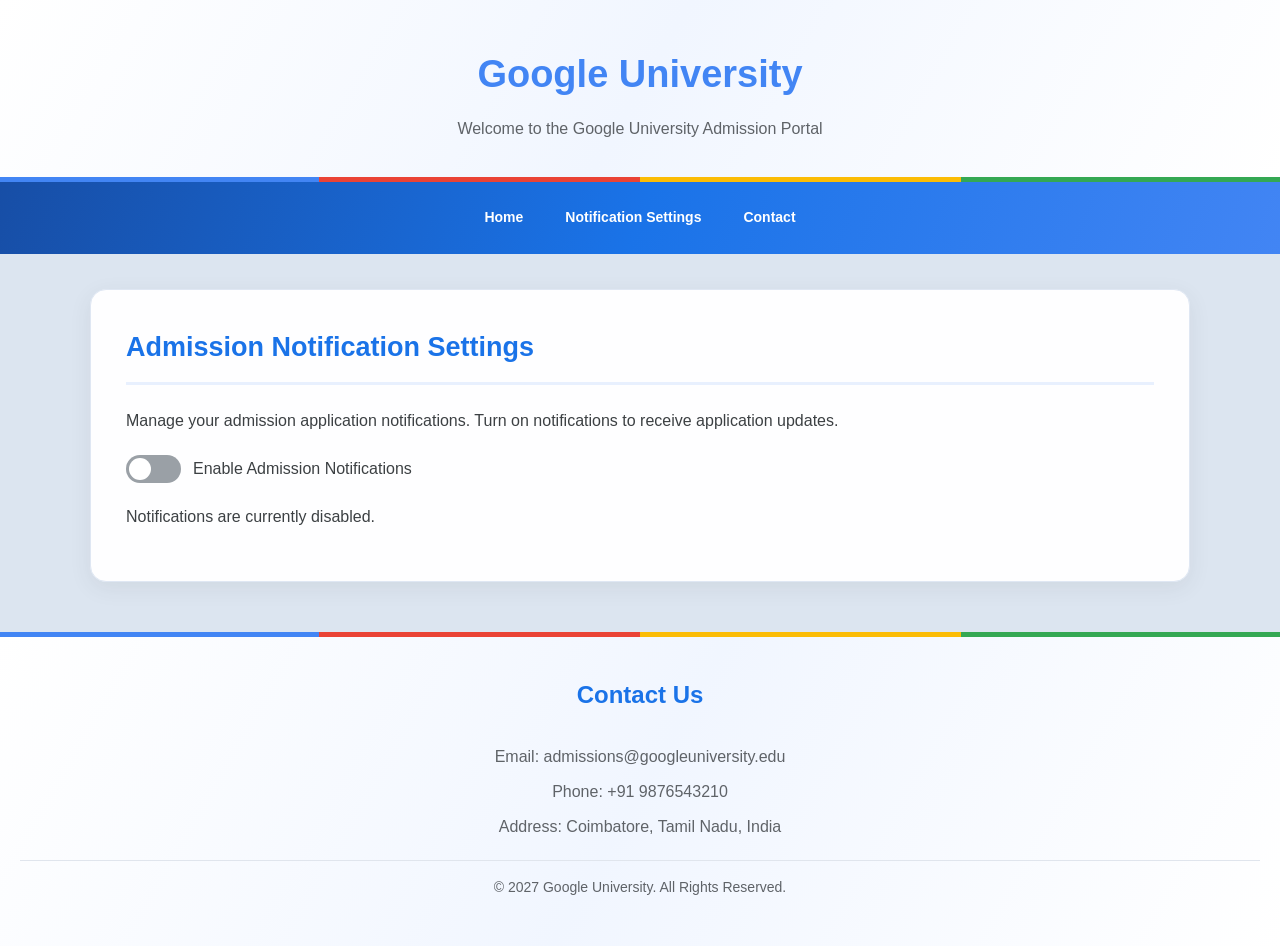
<file: Practicum-15-Custom-Toggle-Switch/index.html>
<!DOCTYPE html>
<html lang="en">

<head>
    <!-- Sets the character encoding -->
    <meta charset="UTF-8">

    <!-- Makes the webpage responsive on different screens -->
    <meta name="viewport" content="width=device-width, initial-scale=1.0">

    <title>Google University Admission Portal</title>

    <!-- Connects the external CSS file -->
    <link rel="stylesheet" href="styles.css">
</head>

<body>

    <!-- University Header -->
    <header>
        <h1 id="home">Google University</h1>
        <p>Welcome to the Google University Admission Portal</p>
    </header>

    <!-- Navigation Bar -->
    <nav>
        <a href="#home">Home</a>
        <a href="#notification-settings">Notification Settings</a>
        <a href="#contact">Contact</a>
    </nav>

    <!-- Practicum 15: Custom Toggle Switch -->
    <section id="notification-settings">

        <h2>Admission Notification Settings</h2>

        <p>
            Manage your admission application notifications.
            Turn on notifications to receive application updates.
        </p>

        <!-- Toggle switch container -->
        <div id="toggle-container">

            <label for="notificationToggle">

                <!-- Checkbox controls the toggle switch -->
                <input
                    type="checkbox"
                    id="notificationToggle"
                >

                <!-- Custom toggle switch design -->
                <span id="toggleSlider"></span>

                <span>Enable Admission Notifications</span>

            </label>

        </div>

        <!-- Displays the current notification setting -->
        <p id="notificationStatus">
            Notifications are currently disabled.
        </p>

    </section>

    <!-- University Footer -->
    <footer id="contact">

        <h2>Contact Us</h2>

        <p>Email: admissions@googleuniversity.edu</p>
        <p>Phone: +91 9876543210</p>
        <p>Address: Coimbatore, Tamil Nadu, India</p>

        <p>
            &copy; 2027 Google University.
            All Rights Reserved.
        </p>

    </footer>

    <!-- Connects the JavaScript file -->
    <script src="script.js"></script>

</body>
</html>
</file>
<file: Practicum-05-Flexbox-Navigation/styles.css>
/* Removes default spacing */
* {
    margin: 0;
    padding: 0;
    box-sizing: border-box;
}

/* Basic Page Styling */
body {
    font-family: Arial, sans-serif;
    background-color: #f4f7fc;
    color: #333;
    line-height: 1.6;
}

/* Header Section */
header {
    background-color: #ffffff;
    text-align: center;
    padding: 25px;
    color: #174ea6;
}

/* Navigation Bar using Flexbox */
nav {
    display: flex;
    flex-direction: row;
    justify-content: center;
    align-items: center;
    gap: 10px;
    flex-wrap: wrap;

    padding: 14px 20px;

    background: linear-gradient(
        110deg,
        #174ea6,
        #1a73e8,
        #4285F4
    );

    position: sticky;
    top: 0;
    z-index: 100;

    box-shadow: 0 4px 14px rgba(32, 67, 120, 0.22);
}

/* Navigation Links */
nav a {
    color: #ffffff;
    text-decoration: none;
    font-weight: bold;
    font-size: 14px;

    padding: 10px 16px;
    border-radius: 7px;

    transition: background-color 0.3s, transform 0.3s;
}

/* Navigation Hover Effect */
nav a:hover {
    background-color: #ffffff;
    color: #1a73e8;
    transform: translateY(-2px);
}

/* Main Content Sections */
main {
    max-width: 1100px;
    margin: 25px auto;
    padding: 0 20px;
}

section {
    background-color: #ffffff;
    margin-bottom: 20px;
    padding: 25px;
    border-radius: 8px;
    box-shadow: 0 2px 8px rgba(0, 0, 0, 0.08);
}

section h2 {
    color: #174ea6;
    margin-bottom: 10px;
}

/* Footer */
footer {
    background-color: #174ea6;
    color: #ffffff;
    text-align: center;
    padding: 20px;
}

/* Responsive Navigation for Smaller Screens */
@media (max-width: 600px) {
    nav {
        flex-direction: column;
        align-items: stretch;
    }

    nav a {
        text-align: center;
    }
}
</file>
<file: Practicum-06-CSS-Positioning/styles.css>
/* Keeps element sizes predictable */
* {
    box-sizing: border-box;
}

/* Main webpage styling */
html {
    scroll-behavior: smooth;
    scroll-padding-top: 100px;
}

body {
    font-family: Arial, sans-serif;
    color: #3c4043;
    margin: 0;
    line-height: 1.7;

    background:
        radial-gradient(ellipse at 5% 15%, rgba(66, 133, 244, 0.12), transparent 28%),
        radial-gradient(ellipse at 95% 35%, rgba(234, 67, 53, 0.07), transparent 25%),
        radial-gradient(ellipse at 8% 75%, rgba(251, 188, 5, 0.09), transparent 25%),
        radial-gradient(ellipse at 95% 90%, rgba(52, 168, 83, 0.08), transparent 25%),
        #dce5f0;
}

/* University Header */
header {
    position: relative;
    overflow: hidden;
    text-align: center;
    padding: 42px 15px 35px;

    background: linear-gradient(
        120deg,
        #ffffff,
        #f1f6ff,
        #ffffff
    );

    border-bottom: 5px solid transparent;
    border-image: linear-gradient(
        to right,
        #4285F4 25%,
        #EA4335 25% 50%,
        #FBBC05 50% 75%,
        #34A853 75%
    ) 1;
}

header h1 {
    color: #4285F4;
    font-size: 38px;
    margin: 0;
    font-weight: bold;
    letter-spacing: 0.5px;
}

header p {
    color: #5f6368;
    margin: 8px 0 0;
    font-size: 16px;
}

/* Navigation Bar - Sticky Positioning */
nav {
    display: flex;
    justify-content: center;
    align-items: center;
    flex-wrap: wrap;
    gap: 10px;

    padding: 14px 20px;

    background: linear-gradient(
        110deg,
        #174ea6,
        #1a73e8,
        #4285F4
    );

    position: sticky;
    top: 0;
    z-index: 100;

    box-shadow: 0 4px 14px rgba(32, 67, 120, 0.22);
}

/* Navigation Links */
nav a {
    color: #ffffff;
    text-decoration: none;
    font-weight: bold;
    font-size: 14px;

    padding: 10px 16px;
    border-radius: 7px;

    transition: background-color 0.3s, transform 0.3s;
}

/* Navigation Hover Effect */
nav a:hover {
    background-color: #ffffff;
    color: #1a73e8;
    transform: translateY(-2px);
}

/* Section Styling */
section {
    background-color: #ffffff;
    margin: 25px auto;
    padding: 25px;
    width: 90%;
    max-width: 1100px;
    border-radius: 10px;
    box-shadow: 0 3px 12px rgba(0, 0, 0, 0.08);
}

h2 {
    color: #1a73e8;
    text-align: center;
}

/* =========================================
   PRACTICUM 6: CSS POSITIONING
========================================= */

/* Static positioning */
.static-box {
    position: static;
    background-color: #e6f4ea;
    color: #188038;

    padding: 18px;
    border-left: 5px solid #34A853;

    margin: 20px;
    border-radius: 8px;
}

/* Relative positioning */
.relative-box {
    position: relative;
    left: 10px;
    top: 5px;

    background-color: #e8f0fe;
    color: #1967d2;

    padding: 18px;
    border: 1px solid #c6dafc;
    border-radius: 8px;

    margin: 15px 20px;
}

/* Absolute positioning container */
.absolute-container {
    position: relative;
    margin: 20px;
}

.programme-card {
    position: relative;

    background-color: #ffffff;
    padding: 25px;

    border: 1px solid #dadce0;
    border-radius: 10px;
}

/* Admission badge */
.admission-badge {
    position: absolute;
    top: 15px;
    right: 15px;

    background-color: #EA4335;
    color: #ffffff;

    padding: 7px 12px;
    border-radius: 5px;
    font-size: 13px;
}

/* Absolute positioning example */
.absolute-box {
    position: absolute;
    top: 20px;
    right: 20px;

    background-color: #fef7e0;
    padding: 15px;

    border: 1px solid #FBBC05;
    border-radius: 7px;
}

/* Sticky positioning example */
.sticky-box {
    position: sticky;
    top: 0;

    margin-bottom: 40px;
    background-color: #fff8e1;

    padding: 15px;
    border: 1px solid #FBBC05;
    border-radius: 7px;

    z-index: 10;
}

/* Fixed positioning - Apply Now button */
.fixed-box {
    position: fixed;
    bottom: 20px;
    right: 20px;

    background-color: #1a73e8;
    color: #ffffff;

    padding: 12px 20px;
    border-radius: 8px;

    text-decoration: none;
    font-weight: bold;

    z-index: 20;

    box-shadow: 0 4px 14px rgba(0, 0, 0, 0.2);
}

.fixed-box:hover {
    background-color: #174ea6;
}

/* General positioning box */
.box {
    margin: 20px;

    background-color: #4285F4;
    color: #ffffff;

    padding: 12px 20px;
    border-radius: 7px;
}

/* University Footer */
footer {
    background-color: #174ea6;
    color: #ffffff;
    text-align: center;
    padding: 25px;
    margin-top: 40px;
}

footer h2 {
    color: #ffffff;
}

/* Responsive layout */
@media (max-width: 600px) {

    header h1 {
        font-size: 28px;
    }

    nav {
        flex-direction: column;
        gap: 5px;
    }

    nav a {
        width: 100%;
        text-align: center;
    }

    .relative-box {
        left: 0;
    }

    .admission-badge {
        position: static;
        display: inline-block;
        margin-top: 10px;
    }

    .fixed-box {
        bottom: 10px;
        right: 10px;
    }
}
</file>
<file: Practicum-08-Responsive-Webpage/styles.css>
/* General webpage styling */
* {
    box-sizing: border-box;
}

html {
    scroll-behavior: smooth;
}

body {
    font-family: Arial, sans-serif;
    color: #3c4043;
    margin: 0;
    line-height: 1.7;
    background-color: #dce5f0;
}

/* Header */
header {
    text-align: center;
    padding: 42px 15px 35px;
    background: linear-gradient(120deg, #ffffff, #f1f6ff, #ffffff);
    border-bottom: 5px solid #4285F4;
}

header h1 {
    color: #4285F4;
    font-size: 38px;
    margin: 0;
}

header p {
    color: #5f6368;
}

/* Navigation */
nav {
    display: flex;
    justify-content: center;
    align-items: center;
    flex-wrap: wrap;
    gap: 10px;
    padding: 14px 20px;
    background-color: #1a73e8;
}

nav a {
    color: white;
    text-decoration: none;
    font-weight: bold;
    padding: 10px 16px;
    border-radius: 7px;
}

nav a:hover {
    background-color: white;
    color: #1a73e8;
}

/* Campus image */
#campus-image {
    width: 100%;
    height: 400px;
    object-fit: cover;
    display: block;
}

/* Main sections */
section {
    background-color: white;
    max-width: 1100px;
    width: calc(100% - 40px);
    margin: 35px auto;
    padding: 35px;
    border: 1px solid #dfe7f3;
    border-radius: 16px;
    box-shadow: 0 6px 22px rgba(60, 64, 67, 0.08);
}

h2 {
    color: #1a73e8;
    font-size: 27px;
    border-bottom: 3px solid #e8f0fe;
    padding-bottom: 12px;
}

h3 {
    color: #188038;
}

ul, ol {
    padding-left: 30px;
    line-height: 2;
}

/* Table */
table {
    width: 100%;
    border-collapse: collapse;
    background-color: white;
}

th, td {
    border: 1px solid #e0e5ed;
    padding: 14px;
    text-align: left;
}

th {
    background-color: #1a73e8;
    color: white;
}

tr:nth-child(even) {
    background-color: #f5f8ff;
}

/* Footer */
footer {
    text-align: center;
    padding: 38px 20px;
    background: linear-gradient(120deg, #ffffff, #f1f6ff, #ffffff);
    border-top: 5px solid #4285F4;
}

footer h2 {
    border: none;
    font-size: 24px;
}

/* TABLET RESPONSIVE DESIGN */
@media screen and (max-width: 768px) {

    header h1 {
        font-size: 29px;
    }

    nav {
        gap: 5px;
    }

    nav a {
        padding: 8px 10px;
    }

    section {
        width: calc(100% - 30px);
        margin: 22px auto;
        padding: 22px;
    }

    table {
        font-size: 14px;
    }

    th, td {
        padding: 9px;
    }

    #campus-image {
        height: 300px;
    }
}

/* MOBILE RESPONSIVE DESIGN */
@media screen and (max-width: 480px) {

    header {
        padding: 28px 12px;
    }

    header h1 {
        font-size: 24px;
    }

    h2 {
        font-size: 21px;
    }

    nav {
        flex-direction: row;
        gap: 3px;
        padding: 10px 5px;
    }

    nav a {
        font-size: 12px;
        padding: 7px;
    }

    section {
        width: calc(100% - 20px);
        margin: 17px auto;
        padding: 17px;
        border-radius: 12px;
    }

    table {
        font-size: 12px;
    }

    th, td {
        padding: 7px;
    }

    #campus-image {
        height: 230px;
    }

    footer {
        padding: 25px 12px;
    }

    footer h2 {
        font-size: 21px;
    }

    footer p {
        font-size: 14px;
    }
}
</file>
<file: Practicum-10-DOM-Manipulation/styles.css>
/* =========================================
   GOOGLE UNIVERSITY - PRACTICUM 10
========================================= */


/* =========================================
   1. GENERAL WEBPAGE STYLING
========================================= */

/* Keeps element sizes predictable */
* {
    box-sizing: border-box;
}

/* Main page background and typography */
body {
    font-family: Arial, sans-serif;
    color: #3c4043;
    margin: 0;
    line-height: 1.7;

    /* Soft muted blue-grey background */
    background:
        radial-gradient(ellipse at 5% 15%, rgba(66, 133, 244, 0.12), transparent 28%),
        radial-gradient(ellipse at 95% 35%, rgba(234, 67, 53, 0.07), transparent 25%),
        radial-gradient(ellipse at 8% 75%, rgba(251, 188, 5, 0.09), transparent 25%),
        radial-gradient(ellipse at 95% 90%, rgba(52, 168, 83, 0.08), transparent 25%),
        #dce5f0;
}


/* =========================================
   2. UNIVERSITY HEADER
========================================= */

header {
    position: relative;
    overflow: hidden;
    text-align: center;
    padding: 42px 15px 35px;

    background: linear-gradient(
        120deg,
        #ffffff,
        #f1f6ff,
        #ffffff
    );

    border-bottom: 5px solid transparent;

    border-image: linear-gradient(
        to right,
        #4285F4 25%,
        #EA4335 25% 50%,
        #FBBC05 50% 75%,
        #34A853 75%
    ) 1;
}

/* University name */
header h1 {
    color: #4285F4;
    font-size: 38px;
    margin: 0;
    font-weight: bold;
    letter-spacing: 0.5px;
}

/* University tagline */
header p {
    color: #5f6368;
    margin: 8px 0 0;
    font-size: 16px;
}


/* =========================================
   3. NAVIGATION BAR
========================================= */

nav {
    display: flex;
    flex-direction: row;
    justify-content: center;
    align-items: center;
    flex-wrap: wrap;
    gap: 10px;

    padding: 14px 20px;

    /* Blue navigation background */
    background: linear-gradient(
        110deg,
        #174ea6,
        #1a73e8,
        #4285F4
    );

    position: sticky;
    top: 0;
    z-index: 100;

    box-shadow: 0 4px 14px rgba(32, 67, 120, 0.22);
}

/* Navigation links */
nav a {
    color: #ffffff;
    text-decoration: none;
    font-weight: bold;
    font-size: 14px;

    padding: 10px 16px;
    border-radius: 7px;

    transition: background-color 0.3s, transform 0.3s;
}

/* Navigation hover effect */
nav a:hover {
    background-color: #ffffff;
    color: #1a73e8;
    transform: translateY(-2px);
}


/* =========================================
   4. HEADINGS AND TEXT
========================================= */

h1,
h2,
h3,
h4 {
    line-height: 1.3;
}

h2 {
    color: #1a73e8;
    font-size: 27px;
    margin: 0 0 22px;
    padding-bottom: 12px;

    border-bottom: 3px solid #e8f0fe;
    position: relative;
}

/* Small Google-blue heading accent */
h2::after {
    content: "";
    display: block;
    width: 65px;
    height: 3px;
    background-color: #EA4335;
    position: absolute;
    bottom: -3px;
    left: 0;
}

h3 {
    color: #188038;
    margin-top: 22px;
}

p {
    line-height: 1.7;
    margin: 12px 0;
}


/* =========================================
   5. MAIN CONTENT SECTIONS
========================================= */

section {
    background-color: rgba(255, 255, 255, 0.97);

    max-width: 1100px;
    width: calc(100% - 40px);

    margin: 35px auto;
    padding: 35px;

    border: 1px solid #dfe7f3;
    border-radius: 16px;

    box-shadow: 0 6px 22px rgba(60, 64, 67, 0.08);

    transition: box-shadow 0.3s;
}

section:hover {
    box-shadow: 0 9px 27px rgba(60, 64, 67, 0.12);
}


/* =========================================
   6. GENERAL BUTTONS
========================================= */

button {
    background-color: #1a73e8;
    color: #ffffff;

    border: none;
    padding: 12px 22px;
    border-radius: 7px;

    font-size: 15px;
    font-weight: bold;

    cursor: pointer;

    transition:
        background-color 0.3s,
        transform 0.3s,
        box-shadow 0.3s;
}

button:hover {
    background-color: #174ea6;
    transform: translateY(-2px);
    box-shadow: 0 4px 10px rgba(26, 115, 232, 0.2);
}


/* =========================================
   7. GENERAL FORM ELEMENTS
========================================= */

input,
select,
textarea {
    font-family: Arial, sans-serif;
    font-size: 15px;

    max-width: 100%;
    padding: 12px;

    border: 1px solid #cbd5e1;
    border-radius: 7px;

    background-color: #ffffff;
    color: #3c4043;
}

input:focus,
select:focus,
textarea:focus {
    outline: none;
    border: 2px solid #4285F4;
    box-shadow: 0 0 0 3px rgba(66, 133, 244, 0.12);
}


/* =========================================
   8. PRACTICUM 10: STUDENT PROGRAMME SUGGESTIONS
========================================= */

#programme-management {
    text-align: center;
    max-width: 850px;
    background-color: #ffffff;
}

#programme-management input {
    width: 60%;
    margin: 10px;
}

#programme-management button {
    margin: 8px;
}

/* Suggestions grid */
#programmeList {
    display: grid;
    grid-template-columns: repeat(auto-fit, minmax(220px, 1fr));
    gap: 12px;

    padding: 0;
    margin: 20px 0;

    list-style: none;
}

/* Individual suggestions */
#programmeList li {
    display: flex;
    align-items: center;
    justify-content: space-between;
    flex-wrap: wrap;
    gap: 10px;

    padding: 12px;
    margin: 5px 0;

    border: 1px solid #dadce0;
    border-radius: 8px;

    background-color: #ffffff;
}

/* Remove button inside suggestion list */
#programmeList li button {
    padding: 7px 12px;
    font-size: 13px;
    background-color: #EA4335;
}

#programmeList li button:hover {
    background-color: #c5221f;
}

/* Edit button */
#programmeList li .edit-button {
    background-color: #FBBC05;
    color: #3c4043;
}

#programmeList li .edit-button:hover {
    background-color: #f9ab00;
}


/* =========================================
   9. GOOGLE-STYLE UNIVERSITY FOOTER
========================================= */

footer {
    position: relative;

    background: linear-gradient(
        120deg,
        #ffffff,
        #f1f6ff,
        #ffffff
    );

    color: #5f6368;
    text-align: center;

    padding: 38px 20px;
    margin-top: 50px;

    border-top: 5px solid transparent;

    border-image: linear-gradient(
        to right,
        #4285F4 25%,
        #EA4335 25% 50%,
        #FBBC05 50% 75%,
        #34A853 75%
    ) 1;
}

footer h2 {
    color: #1a73e8;
    font-size: 24px;
    margin-bottom: 15px;
    border: none;
}

footer h2::after {
    display: none;
}

footer p {
    color: #5f6368;
    margin: 8px 0;
}

footer a {
    color: #1a73e8;
    font-weight: bold;
    text-decoration: none;
}

footer a:hover {
    color: #EA4335;
    text-decoration: underline;
}

footer p:last-child {
    border-top: 1px solid #e0e5ed;
    padding-top: 15px;
    margin-top: 20px;
    font-size: 14px;
}


/* =========================================
   10. RESPONSIVE DESIGN
========================================= */

@media screen and (max-width: 600px) {

    header h1 {
        font-size: 30px;
    }

    nav {
        gap: 5px;
        padding: 10px;
    }

    nav a {
        padding: 8px 10px;
    }

    section {
        width: calc(100% - 24px);
        padding: 22px;
    }

    #programme-management input {
        width: 100%;
        margin: 10px 0;
    }

    #programmeList li {
        justify-content: center;
    }
}

@media screen and (max-width: 480px) {

    footer {
        padding: 25px 12px;
    }

    footer h2 {
        font-size: 21px;
    }

    footer p {
        font-size: 14px;
    }
}
</file>
<file: Practicum-11-Form-Validation/styles.css>
/* ==========================================
   GOOGLE UNIVERSITY - PRACTICUM 11
   FORM VALIDATION
========================================== */

/* General webpage styling */
* {
    box-sizing: border-box;
}

body {
    font-family: Arial, sans-serif;
    color: #3c4043;
    margin: 0;
    line-height: 1.7;
    background: #dce5f0;
}

/* University Header */
header {
    text-align: center;
    padding: 42px 15px 35px;
    background: linear-gradient(120deg, #ffffff, #f1f6ff, #ffffff);
    border-bottom: 5px solid #4285F4;
}

header h1 {
    color: #4285F4;
    font-size: 38px;
    margin: 0;
}

header p {
    color: #5f6368;
    margin: 8px 0 0;
}

/* Navigation Bar */
nav {
    display: flex;
    justify-content: center;
    gap: 10px;
    padding: 14px 20px;
    background: linear-gradient(110deg, #174ea6, #1a73e8, #4285F4);
}

nav a {
    color: white;
    text-decoration: none;
    font-weight: bold;
    padding: 10px 16px;
    border-radius: 7px;
}

nav a:hover {
    background-color: white;
    color: #1a73e8;
}

/* Enquiry Section */
#enquiry-section {
    max-width: 800px;
    width: calc(100% - 40px);
    margin: 35px auto;
    padding: 30px;
    background-color: white;
    border: 1px solid #dfe7f3;
    border-radius: 14px;
    box-shadow: 0 6px 22px rgba(60, 64, 67, 0.08);
}

h2 {
    color: #1a73e8;
    border-bottom: 3px solid #e8f0fe;
    padding-bottom: 12px;
}

/* Form Fieldsets */
fieldset {
    border: 1px solid #cbd5e1;
    border-radius: 10px;
    padding: 20px;
    margin: 20px 0;
}

legend {
    color: #188038;
    font-weight: bold;
    padding: 0 10px;
}

/* Form Labels */
label {
    display: block;
    font-weight: bold;
    margin: 12px 0 6px;
}

/* Form Inputs */
input,
select,
textarea {
    display: block;
    width: 100%;
    font-family: Arial, sans-serif;
    font-size: 15px;
    padding: 12px;
    margin-bottom: 15px;
    border: 1px solid #cbd5e1;
    border-radius: 7px;
    background-color: white;
    color: #3c4043;
}

/* Focus Effect */
input:focus,
select:focus,
textarea:focus {
    outline: none;
    border: 2px solid #4285F4;
    box-shadow: 0 0 0 3px rgba(66, 133, 244, 0.12);
}

/* Invalid Input */
input:invalid,
select:invalid,
textarea:invalid {
    border-color: #EA4335;
}

/* Valid Input */
input:valid,
select:valid,
textarea:valid {
    border-color: #34A853;
}

/* Submit Button */
button {
    background-color: #1a73e8;
    color: white;
    border: none;
    padding: 12px 22px;
    border-radius: 7px;
    font-size: 15px;
    font-weight: bold;
    cursor: pointer;
}

button:hover {
    background-color: #174ea6;
}

/* Validation Message */
#formMessage {
    font-weight: bold;
    margin-top: 20px;
}

/* Footer */
footer {
    text-align: center;
    padding: 38px 20px;
    margin-top: 50px;
    background: linear-gradient(120deg, #ffffff, #f1f6ff, #ffffff);
    color: #5f6368;
    border-top: 5px solid #4285F4;
}

footer h2 {
    color: #1a73e8;
    border: none;
}

footer p {
    margin: 8px 0;
}

/* Responsive Design */
@media screen and (max-width: 600px) {

    header h1 {
        font-size: 28px;
    }

    #enquiry-section {
        width: calc(100% - 20px);
        padding: 18px;
    }

    fieldset {
        padding: 12px;
    }
}
</file>
<file: Practicum-12-API-Data-Management/styles.css>
/* ==========================================
   GOOGLE UNIVERSITY - API DATA MANAGEMENT
========================================== */

/* Keeps element sizes predictable */
* {
    box-sizing: border-box;
}

/* Main webpage styling */
body {
    font-family: Arial, sans-serif;
    color: #3c4043;
    margin: 0;
    line-height: 1.7;
    background-color: #dce5f0;
}

/* University Header */
header {
    text-align: center;
    padding: 42px 15px 35px;
    background: linear-gradient(
        120deg,
        #ffffff,
        #f1f6ff,
        #ffffff
    );
    border-bottom: 5px solid #4285F4;
}

header h1 {
    color: #4285F4;
    font-size: 38px;
    margin: 0;
}

header p {
    color: #5f6368;
    margin: 8px 0 0;
}

/* Navigation Bar */
nav {
    display: flex;
    justify-content: center;
    align-items: center;
    flex-wrap: wrap;
    gap: 10px;
    padding: 14px 20px;
    background: linear-gradient(
        110deg,
        #174ea6,
        #1a73e8,
        #4285F4
    );
}

nav a {
    color: #ffffff;
    text-decoration: none;
    font-weight: bold;
    padding: 10px 16px;
    border-radius: 7px;
}

nav a:hover {
    background-color: #ffffff;
    color: #1a73e8;
}

/* Main Content Section */
section {
    background-color: #ffffff;
    max-width: 1100px;
    width: calc(100% - 40px);
    margin: 35px auto;
    padding: 35px;
    border: 1px solid #dfe7f3;
    border-radius: 16px;
    box-shadow: 0 6px 22px rgba(60, 64, 67, 0.08);
}

/* Section Heading */
h2 {
    color: #1a73e8;
    font-size: 27px;
    margin: 0 0 22px;
    padding-bottom: 12px;
    border-bottom: 3px solid #e8f0fe;
}

/* Paragraph Styling */
p {
    line-height: 1.7;
    margin: 12px 0;
}

/* Practicum 12: API Data Management */

/* API section layout */
#api-management {
    display: grid;
    gap: 15px;
    margin: 30px auto;
    padding: 25px;
    max-width: 1100px;
    border: 1px solid #dfe7f3;
    border-radius: 12px;
}

/* API fetch button */
#fetchButton {
    padding: 10px 20px;
    border: none;
    border-radius: 7px;
    background-color: #1a73e8;
    color: #ffffff;
    cursor: pointer;
}

#fetchButton:hover {
    background-color: #174ea6;
}

/* Disabled button while loading */
#fetchButton:disabled {
    opacity: 0.6;
    cursor: not-allowed;
}

/* API loading and status message */
#apiStatus {
    margin: 15px 0;
    padding: 10px;
}

/* Scrollable table container */
.table-container {
    width: 100%;
    overflow-x: auto;
}

/* API data table */
#apiTable {
    width: 100%;
    border-collapse: collapse;
    margin-top: 20px;
}

#apiTable th,
#apiTable td {
    border: 1px solid #dddddd;
    padding: 12px;
    text-align: left;
}

#apiTable th {
    background-color: #1a73e8;
    color: #ffffff;
}

#apiTable tr:nth-child(even) {
    background-color: #f5f8ff;
}

#apiTable a {
    color: #1a73e8;
    font-weight: bold;
}

/* University Footer */
footer {
    text-align: center;
    padding: 35px 15px;
    background-color: #174ea6;
    color: #ffffff;
}

footer h2 {
    color: #ffffff;
    border: none;
}

footer p {
    margin: 8px 0;
}

/* Responsive Design */
@media screen and (max-width: 768px) {

    header h1 {
        font-size: 29px;
    }

    section {
        width: calc(100% - 30px);
        margin: 22px auto;
        padding: 22px;
    }

    #apiTable {
        font-size: 14px;
    }

    #apiTable th,
    #apiTable td {
        padding: 9px;
    }
}

@media screen and (max-width: 480px) {

    header {
        padding: 28px 12px;
    }

    header h1 {
        font-size: 24px;
    }

    h2 {
        font-size: 21px;
    }

    nav {
        gap: 3px;
        padding: 10px 5px;
    }

    nav a {
        font-size: 12px;
        padding: 7px;
    }

    section {
        width: calc(100% - 20px);
        margin: 17px auto;
        padding: 17px;
    }

    #apiTable {
        font-size: 12px;
    }

    #apiTable th,
    #apiTable td {
        padding: 7px;
    }

    footer {
        padding: 25px 12px;
    }
}
</file>
<file: Practicum-13-University-Admission-Task-Manager/styles.css>
/* =========================================
   GOOGLE UNIVERSITY - PRACTICUM 13
========================================= */

/* Keeps element sizes predictable */
* {
    box-sizing: border-box;
}

/* Main webpage styling */
body {
    font-family: Arial, sans-serif;
    color: #3c4043;
    margin: 0;
    line-height: 1.7;
    background: #dce5f0;
}

/* University Header */
header {
    text-align: center;
    padding: 42px 15px 35px;
    background: linear-gradient(
        120deg,
        #ffffff,
        #f1f6ff,
        #ffffff
    );
    border-bottom: 5px solid #4285F4;
}

header h1 {
    color: #4285F4;
    font-size: 38px;
    margin: 0;
}

header p {
    color: #5f6368;
    margin: 8px 0 0;
}

/* Navigation Bar */
nav {
    display: flex;
    justify-content: center;
    align-items: center;
    flex-wrap: wrap;
    gap: 10px;
    padding: 14px 20px;
    background: linear-gradient(
        110deg,
        #174ea6,
        #1a73e8,
        #4285F4
    );
}

nav a {
    color: #ffffff;
    text-decoration: none;
    font-weight: bold;
    padding: 10px 16px;
    border-radius: 7px;
    transition: background-color 0.3s, transform 0.3s;
}

nav a:hover {
    background-color: #ffffff;
    color: #1a73e8;
    transform: translateY(-2px);
}

/* Main Content Section */
section {
    background-color: rgba(255, 255, 255, 0.97);
    max-width: 1100px;
    width: calc(100% - 40px);
    margin: 35px auto;
    padding: 35px;
    border: 1px solid #dfe7f3;
    border-radius: 16px;
    box-shadow: 0 6px 22px rgba(60, 64, 67, 0.08);
    transition: box-shadow 0.3s;
}

section:hover {
    box-shadow: 0 9px 27px rgba(60, 64, 67, 0.12);
}

/* Headings and Text */
h2 {
    color: #1a73e8;
    font-size: 27px;
    margin: 0 0 22px;
    padding-bottom: 12px;
    border-bottom: 3px solid #e8f0fe;
}

h3 {
    color: #188038;
    margin-top: 22px;
}

p {
    line-height: 1.7;
    margin: 12px 0;
}

/* General Buttons */
button {
    background-color: #1a73e8;
    color: #ffffff;
    border: none;
    padding: 12px 22px;
    border-radius: 7px;
    font-size: 15px;
    font-weight: bold;
    cursor: pointer;
    transition:
        background-color 0.3s,
        transform 0.3s,
        box-shadow 0.3s;
}

button:hover {
    background-color: #174ea6;
    transform: translateY(-2px);
    box-shadow: 0 4px 10px rgba(26, 115, 232, 0.2);
}

/* General Form Elements */
input,
select,
textarea {
    font-family: Arial, sans-serif;
    font-size: 15px;
    max-width: 100%;
    padding: 12px;
    border: 1px solid #cbd5e1;
    border-radius: 7px;
    background-color: #ffffff;
    color: #3c4043;
}

input:focus,
select:focus,
textarea:focus {
    outline: none;
    border: 2px solid #4285F4;
    box-shadow: 0 0 0 3px rgba(66, 133, 244, 0.12);
}

/* Tables */
table {
    width: 100%;
    border-collapse: collapse;
    margin: 20px 0;
    background-color: #ffffff;
    border-radius: 10px;
    overflow: hidden;
}

th,
td {
    border: 1px solid #e0e5ed;
    padding: 14px;
    text-align: left;
}

th {
    background-color: #1a73e8;
    color: #ffffff;
    font-weight: bold;
}

tr:nth-child(even) {
    background-color: #f5f8ff;
}

tr:hover {
    background-color: #e8f0fe;
}

/* =========================================
   PRACTICUM 13: UNIVERSITY TASK MANAGER
========================================= */

/* Task form layout */
#taskForm {
    display: flex;
    flex-direction: column;
    gap: 14px;
}

/* Task form fields */
#taskForm input,
#taskForm select,
#taskForm textarea {
    width: 100%;
}

/* Task list */
#taskList {
    padding: 0;
    margin: 20px 0;
    list-style: none;
}

/* Individual task cards */
#taskList li {
    display: flex;
    flex-wrap: wrap;
    align-items: center;
    justify-content: space-between;
    gap: 12px;

    padding: 18px;
    margin: 14px 0;

    background-color: #f8faff;
    border: 1px solid #dfe7f3;
    border-left: 5px solid #4285F4;
    border-radius: 9px;
}

/* Task buttons */
#taskList li button {
    padding: 8px 13px;
    font-size: 13px;
}

/* Delete button */
#taskList li button:last-child {
    background-color: #EA4335;
}

#taskList li button:last-child:hover {
    background-color: #c5221f;
}

/* Task status message */
#taskMessage {
    font-weight: bold;
    text-align: center;
}

/* Footer */
footer {
    position: relative;
    background: linear-gradient(
        120deg,
        #ffffff,
        #f1f6ff,
        #ffffff
    );
    color: #5f6368;
    text-align: center;
    padding: 38px 20px;
    margin-top: 50px;
    border-top: 5px solid #4285F4;
}

footer h2 {
    color: #1a73e8;
    font-size: 24px;
    margin-bottom: 15px;
    border: none;
}

footer p {
    color: #5f6368;
    margin: 8px 0;
}

/* Responsive Design */
@media screen and (max-width: 768px) {

    header h1 {
        font-size: 29px;
    }

    section {
        width: calc(100% - 30px);
        margin: 22px auto;
        padding: 22px;
    }

    table {
        font-size: 14px;
    }

    th,
    td {
        padding: 9px;
    }
}

@media screen and (max-width: 480px) {

    header {
        padding: 28px 12px;
    }

    header h1 {
        font-size: 24px;
    }

    h2 {
        font-size: 21px;
    }

    nav {
        gap: 3px;
        padding: 10px 5px;
    }

    nav a {
        font-size: 12px;
        padding: 7px;
    }

    section {
        width: calc(100% - 20px);
        margin: 17px auto;
        padding: 17px;
    }

    table {
        font-size: 12px;
    }

    th,
    td {
        padding: 7px;
    }

    footer {
        padding: 25px 12px;
    }
}
</file>
<file: Practicum-14-Interactive-Programme-Finder/styles.css>
/* =========================================
   GOOGLE UNIVERSITY - PRACTICUM 14
========================================= */

/* Keeps element sizes predictable */
* {
    box-sizing: border-box;
}

/* Main page background and typography */
body {
    font-family: Arial, sans-serif;
    color: #3c4043;
    margin: 0;
    line-height: 1.7;

    background:
        radial-gradient(ellipse at 5% 15%, rgba(66, 133, 244, 0.12), transparent 28%),
        radial-gradient(ellipse at 95% 35%, rgba(234, 67, 53, 0.07), transparent 25%),
        radial-gradient(ellipse at 8% 75%, rgba(251, 188, 5, 0.09), transparent 25%),
        radial-gradient(ellipse at 95% 90%, rgba(52, 168, 83, 0.08), transparent 25%),
        #dce5f0;
}

/* Prevent large images from exceeding their containers */
img {
    max-width: 100%;
}

/* University Header */
header {
    position: relative;
    overflow: hidden;
    text-align: center;
    padding: 42px 15px 35px;

    background: linear-gradient(
        120deg,
        #ffffff,
        #f1f6ff,
        #ffffff
    );

    border-bottom: 5px solid transparent;
    border-image: linear-gradient(
        to right,
        #4285F4 25%,
        #EA4335 25% 50%,
        #FBBC05 50% 75%,
        #34A853 75%
    ) 1;
}

/* University name */
header h1 {
    color: #4285F4;
    font-size: 38px;
    margin: 0;
    font-weight: bold;
    letter-spacing: 0.5px;
}

/* University tagline */
header p {
    color: #5f6368;
    margin: 8px 0 0;
    font-size: 16px;
}

/* Navigation Bar */
nav {
    display: flex;
    justify-content: center;
    align-items: center;
    flex-wrap: wrap;
    gap: 10px;

    padding: 14px 20px;

    background: linear-gradient(
        110deg,
        #174ea6,
        #1a73e8,
        #4285F4
    );

    position: sticky;
    top: 0;
    z-index: 100;

    box-shadow: 0 4px 14px rgba(32, 67, 120, 0.22);
}

/* Navigation links */
nav a {
    color: #ffffff;
    text-decoration: none;
    font-weight: bold;
    font-size: 14px;

    padding: 10px 16px;
    border-radius: 7px;

    transition: background-color 0.3s, transform 0.3s;
}

/* Navigation hover effect */
nav a:hover {
    background-color: #ffffff;
    color: #1a73e8;
    transform: translateY(-2px);
}

/* Headings and text */
h1,
h2,
h3,
h4 {
    line-height: 1.3;
}

h2 {
    color: #1a73e8;
    font-size: 27px;
    margin: 0 0 22px;
    padding-bottom: 12px;

    border-bottom: 3px solid #e8f0fe;
    position: relative;
}

/* Small heading accent */
h2::after {
    content: "";
    display: block;
    width: 65px;
    height: 3px;
    background-color: #EA4335;
    position: absolute;
    bottom: -3px;
    left: 0;
}

h3 {
    color: #188038;
    margin-top: 22px;
}

p {
    line-height: 1.7;
    margin: 12px 0;
}

/* Main content section */
section {
    background-color: rgba(255, 255, 255, 0.97);

    max-width: 1100px;
    width: calc(100% - 40px);

    margin: 35px auto;
    padding: 35px;

    border: 1px solid #dfe7f3;
    border-radius: 16px;

    box-shadow: 0 6px 22px rgba(60, 64, 67, 0.08);

    transition: box-shadow 0.3s;
}

section:hover {
    box-shadow: 0 9px 27px rgba(60, 64, 67, 0.12);
}

/* General buttons */
button {
    background-color: #1a73e8;
    color: #ffffff;

    border: none;
    padding: 12px 22px;
    border-radius: 7px;

    font-size: 15px;
    font-weight: bold;

    cursor: pointer;

    transition:
        background-color 0.3s,
        transform 0.3s,
        box-shadow 0.3s;
}

button:hover {
    background-color: #174ea6;
    transform: translateY(-2px);
    box-shadow: 0 4px 10px rgba(26, 115, 232, 0.2);
}

/* General form elements */
input,
select {
    font-family: Arial, sans-serif;
    font-size: 15px;

    max-width: 100%;
    padding: 12px;

    border: 1px solid #cbd5e1;
    border-radius: 7px;

    background-color: #ffffff;
    color: #3c4043;
}

/* Focus effect for inputs and dropdown */
input:focus,
select:focus {
    outline: none;
    border: 2px solid #4285F4;
    box-shadow: 0 0 0 3px rgba(66, 133, 244, 0.12);
}

/* =========================================
   PRACTICUM 14: INTERACTIVE PROGRAMME FINDER
========================================= */

/* Search and filter controls */
#programme-controls {
    display: flex;
    flex-wrap: wrap;
    align-items: center;
    gap: 12px;
    margin: 20px 0;
}

#programmeSearch {
    flex: 1;
    min-width: 200px;
}

#programmeFilter {
    min-width: 190px;
}

/* Programme results grid */
#interactiveProgrammeList {
    display: grid;
    grid-template-columns: repeat(auto-fit, minmax(220px, 1fr));
    gap: 22px;

    padding: 0;
    margin: 25px 0;

    list-style: none;
}

/* Individual programme cards */
.programme-item {
    min-width: 0;
    overflow: hidden;

    padding: 16px;

    background-color: #ffffff;
    border: 1px solid #dfe7f3;
    border-radius: 12px;

    box-shadow: 0 3px 12px rgba(60, 64, 67, 0.06);

    transition: transform 0.3s, box-shadow 0.3s;
}

/* Programme card hover effect */
.programme-item:hover {
    transform: translateY(-5px);
    box-shadow: 0 7px 18px rgba(60, 64, 67, 0.13);
}

/* Programme images */
.programme-item img {
    width: 100%;
    max-width: 100%;
    height: 180px;

    object-fit: cover;
    display: block;

    border-radius: 8px;
}

/* Programme titles */
.programme-item h3 {
    color: #1a73e8;
    font-size: 18px;
    margin: 15px 0 8px;
}

/* Programme level text */
.programme-item > p {
    color: #5f6368;
    font-size: 14px;
}

/* Programme details */
.programme-item details {
    margin: 12px 0;
    padding: 10px;

    background-color: #f5f8ff;
    border-radius: 7px;
}

.programme-item summary {
    color: #1a73e8;
    font-weight: bold;
    cursor: pointer;
}

.programme-item details p {
    font-size: 14px;
}

/* Select programme button */
.programme-item .selectProgramme {
    width: 100%;
    margin-top: 10px;
}

/* Hide programmes that do not match the search */
.hidden-programme {
    display: none;
}

/* Highlight a selected programme */
.programme-selected {
    border: 3px solid #34A853;
    background-color: #f0fff4;
}

/* No matching programmes message */
#noProgrammeMessage {
    color: #EA4335;
    font-weight: bold;
    text-align: center;
    padding: 15px;
}

/* University Footer */
footer {
    background-color: #174ea6;
    color: #ffffff;
    text-align: center;
    padding: 30px 15px;
    margin-top: 35px;
}

footer h2 {
    color: #ffffff;
    border-bottom: 3px solid rgba(255, 255, 255, 0.25);
}

footer h2::after {
    background-color: #FBBC05;
}
</file>
<file: Practicum-15-Custom-Toggle-Switch/styles.css>
/* =========================================
   GOOGLE UNIVERSITY - PRACTICUM 15
   CUSTOM TOGGLE SWITCH
========================================= */

/* Keeps element sizes predictable */
* {
    box-sizing: border-box;
}

/* Main webpage styling */
body {
    font-family: Arial, sans-serif;
    color: #3c4043;
    margin: 0;
    line-height: 1.7;
    background: #dce5f0;
}

/* University Header */
header {
    text-align: center;
    padding: 42px 15px 35px;
    background: linear-gradient(
        120deg,
        #ffffff,
        #f1f6ff,
        #ffffff
    );

    border-bottom: 5px solid transparent;
    border-image: linear-gradient(
        to right,
        #4285F4 25%,
        #EA4335 25% 50%,
        #FBBC05 50% 75%,
        #34A853 75%
    ) 1;
}

header h1 {
    color: #4285F4;
    font-size: 38px;
    margin: 0;
}

header p {
    color: #5f6368;
    margin: 8px 0 0;
}

/* Navigation Bar */
nav {
    display: flex;
    justify-content: center;
    align-items: center;
    flex-wrap: wrap;
    gap: 10px;
    padding: 14px 20px;
    background: linear-gradient(
        110deg,
        #174ea6,
        #1a73e8,
        #4285F4
    );

    position: sticky;
    top: 0;
    z-index: 100;
}

nav a {
    color: #ffffff;
    text-decoration: none;
    font-weight: bold;
    font-size: 14px;
    padding: 10px 16px;
    border-radius: 7px;
    transition: background-color 0.3s, transform 0.3s;
}

nav a:hover {
    background-color: #ffffff;
    color: #1a73e8;
    transform: translateY(-2px);
}

/* Main Content Section */
section {
    background-color: rgba(255, 255, 255, 0.97);
    max-width: 1100px;
    width: calc(100% - 40px);
    margin: 35px auto;
    padding: 35px;
    border: 1px solid #dfe7f3;
    border-radius: 16px;
    box-shadow: 0 6px 22px rgba(60, 64, 67, 0.08);
    transition: box-shadow 0.3s;
}

section:hover {
    box-shadow: 0 9px 27px rgba(60, 64, 67, 0.12);
}

h2 {
    color: #1a73e8;
    font-size: 27px;
    margin: 0 0 22px;
    padding-bottom: 12px;
    border-bottom: 3px solid #e8f0fe;
}

/* =========================================
   PRACTICUM 15: CUSTOM TOGGLE SWITCH
========================================= */

/* Toggle container */
#toggle-container {
    display: flex;
    align-items: center;
    margin: 20px 0;
}

/* Toggle label */
#toggle-container label {
    display: flex;
    align-items: center;
    gap: 12px;
    cursor: pointer;
}

/* Hide the default checkbox appearance */
#notificationToggle {
    appearance: none;
    position: absolute;
}

/* Toggle background */
#toggleSlider {
    position: relative;
    width: 55px;
    height: 28px;
    background: #9aa0a6;
    border-radius: 30px;
    transition: background 0.3s ease;
}

/* Circular toggle button */
#toggleSlider::before {
    content: "";
    position: absolute;
    width: 22px;
    height: 22px;
    left: 3px;
    top: 3px;
    background: #ffffff;
    border-radius: 50%;
    transition: transform 0.3s ease;
}

/* Toggle background when enabled */
#notificationToggle:checked + #toggleSlider {
    background: #34A853;
}

/* Move the circular button when enabled */
#notificationToggle:checked + #toggleSlider::before {
    transform: translateX(27px);
}

/* University Footer */
footer {
    position: relative;
    background: linear-gradient(
        120deg,
        #ffffff,
        #f1f6ff,
        #ffffff
    );

    color: #5f6368;
    text-align: center;
    padding: 38px 20px;
    margin-top: 50px;
    border-top: 5px solid transparent;
    border-image: linear-gradient(
        to right,
        #4285F4 25%,
        #EA4335 25% 50%,
        #FBBC05 50% 75%,
        #34A853 75%
    ) 1;
}

footer h2 {
    color: #1a73e8;
    font-size: 24px;
    margin-bottom: 15px;
    border: none;
}

footer p {
    color: #5f6368;
    margin: 8px 0;
}

footer p:last-child {
    border-top: 1px solid #e0e5ed;
    padding-top: 15px;
    margin-top: 20px;
    font-size: 14px;
}

/* Responsive Design */
@media screen and (max-width: 768px) {

    header h1 {
        font-size: 29px;
    }

    section {
        width: calc(100% - 30px);
        margin: 22px auto;
        padding: 22px;
    }
}

@media screen and (max-width: 480px) {

    header {
        padding: 28px 12px;
    }

    header h1 {
        font-size: 24px;
    }

    h2 {
        font-size: 21px;
    }

    nav {
        gap: 3px;
        padding: 10px 5px;
    }

    nav a {
        font-size: 12px;
        padding: 7px;
    }

    section {
        width: calc(100% - 20px);
        margin: 17px auto;
        padding: 17px;
        border-radius: 12px;
    }
}
</file>
